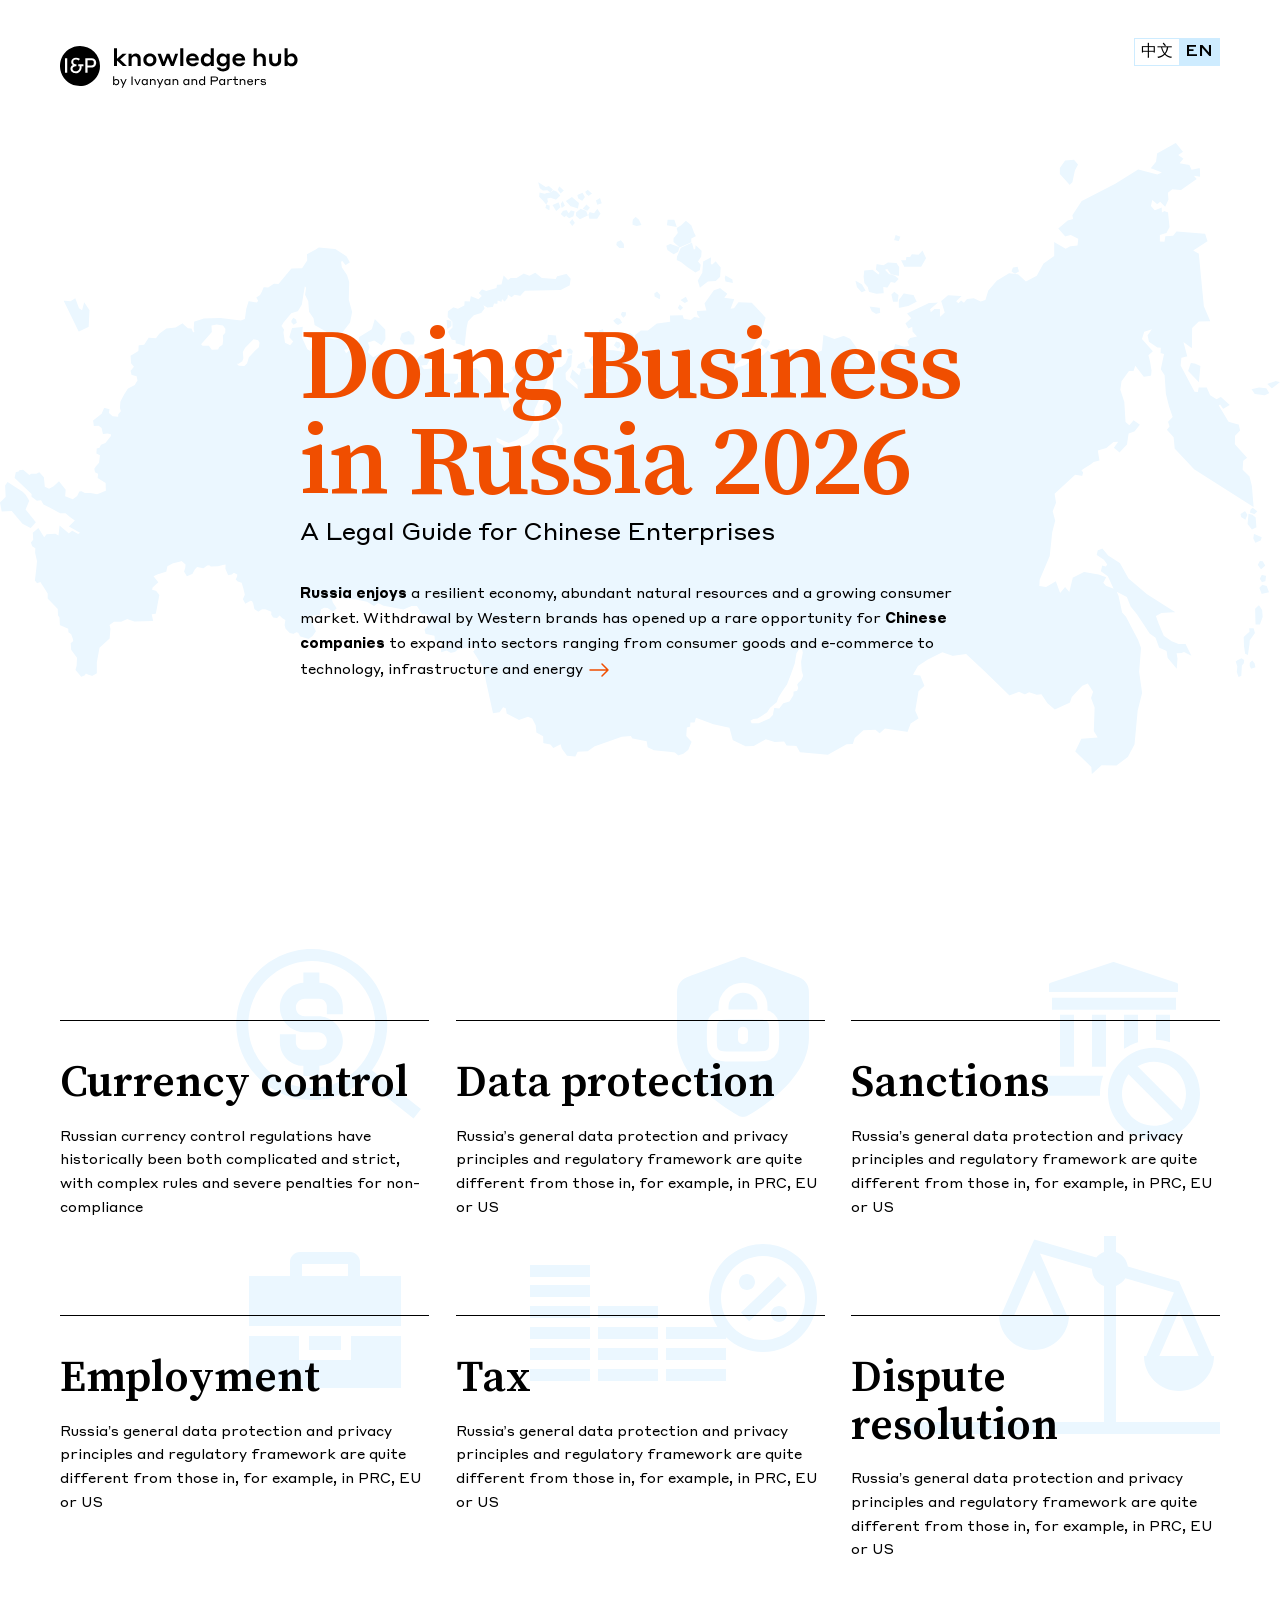
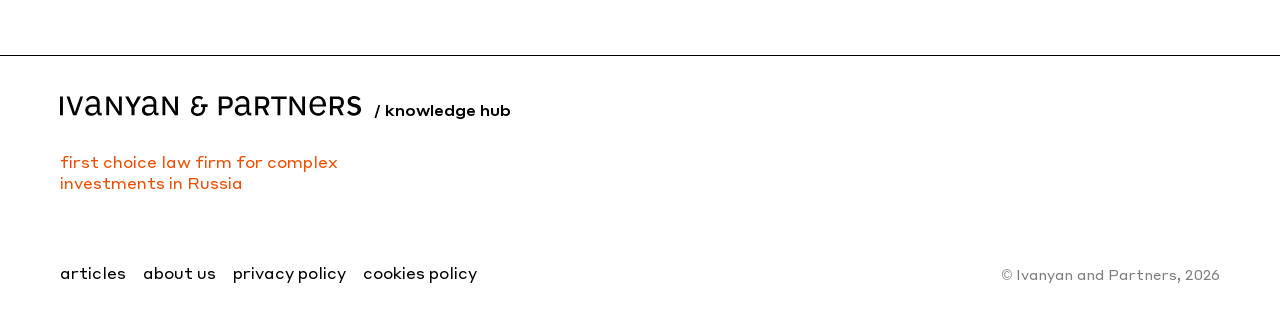
<file: index.html>
<!doctype html>
<html lang="en">
  <head>
    <meta charset="utf-8">
    <meta name="viewport" content="width=device-width, initial-scale=1">
    <meta name="description" content="Knowledge hub by Ivanyan and Partners">
    <title>Knowledge hub — Doing Business in Russia 2026</title>
    <link rel="stylesheet" href="css/style.css">
  </head>
  <body>
    <div class="site">
      <header class="site-header">
        <div class="site-header__inner">
          <a class="site-header__logo" href="index.html" aria-label="Knowledge hub home">
            <img src="assets/img/logo.svg" width="239" height="42" alt="Knowledge hub by Ivanyan and Partners">
          </a>
          <div class="language-switcher" role="group" aria-label="Language switcher">
            <a class="language-switcher__item" href="index-zh.html" lang="zh-CN" hreflang="zh-CN">中文</a>
            <span class="language-switcher__item language-switcher__item--active" lang="en" aria-current="page">EN</span>
          </div>
        </div>
      </header>

      <main>
        <section class="main-banner" aria-labelledby="main-banner-title">
          <img class="main-banner__map" src="assets/img/russia-map-banner.svg" alt="" aria-hidden="true">
          <a class="main-banner__link" href="article.html">
            <h1 class="main-banner__title" id="main-banner-title">Doing Business<br>in Russia 2026</h1>
            <p class="main-banner__subtitle">A Legal Guide for Chinese Enterprises</p>
            <p class="main-banner__description main-banner__description--desktop"><strong>Russia enjoys</strong> a resilient economy, abundant natural resources and a growing consumer market. Withdrawal by Western brands has opened up a rare opportunity for <strong>Chinese companies</strong> to expand into sectors ranging from consumer goods and e-commerce to technology, infrastructure and energy<span class="arrow-link" aria-hidden="true"><img class="arrow-link__icon" src="assets/img/read-more.svg" width="24" height="24" alt=""></span></p>
            <p class="main-banner__description main-banner__description--mobile">A general overview of the key legal considerations for Chinese companies dealing with Russia and (or) doing business in the country <span class="arrow-link" aria-hidden="true"><img class="arrow-link__icon" src="assets/img/read-more.svg" width="24" height="24" alt=""></span></p>
          </a>
        </section>

        <section class="articles-preview" id="articles" aria-label="Articles">
          <a class="article-card" href="currency-control.html">
            <img class="article-card__icon" src="assets/img/preview-currency.svg" alt="">
            <div class="article-card__body">
              <h2 class="article-card__title">Currency control</h2>
              <p class="article-card__description">Russian currency control regulations have historically been both complicated and strict, with complex rules and severe penalties for non-compliance<span class="article-card__arrow arrow-link" aria-hidden="true"><img class="arrow-link__icon" src="assets/img/read-more.svg" width="24" height="24" alt=""></span></p>
            </div>
          </a>

          <a class="article-card" href="currency-control.html#data-protection">
            <img class="article-card__icon" src="assets/img/preview-data.svg" alt="">
            <div class="article-card__body">
              <h2 class="article-card__title">Data protection</h2>
              <p class="article-card__description">Russia’s general data protection and privacy principles and regulatory framework are quite different from those in, for example, in PRC, EU or US<span class="article-card__arrow arrow-link" aria-hidden="true"><img class="arrow-link__icon" src="assets/img/read-more.svg" width="24" height="24" alt=""></span></p>
            </div>
          </a>

          <a class="article-card" href="currency-control.html#sanctions">
            <img class="article-card__icon" src="assets/img/preview-sanctions.svg" alt="">
            <div class="article-card__body">
              <h2 class="article-card__title">Sanctions</h2>
              <p class="article-card__description">Russia’s general data protection and privacy principles and regulatory framework are quite different from those in, for example, in PRC, EU or US<span class="article-card__arrow arrow-link" aria-hidden="true"><img class="arrow-link__icon" src="assets/img/read-more.svg" width="24" height="24" alt=""></span></p>
            </div>
          </a>

          <a class="article-card" href="currency-control.html#employment">
            <img class="article-card__icon" src="assets/img/preview-employment.svg" alt="">
            <div class="article-card__body">
              <h2 class="article-card__title">Employment</h2>
              <p class="article-card__description">Russia’s general data protection and privacy principles and regulatory framework are quite different from those in, for example, in PRC, EU or US<span class="article-card__arrow arrow-link" aria-hidden="true"><img class="arrow-link__icon" src="assets/img/read-more.svg" width="24" height="24" alt=""></span></p>
            </div>
          </a>

          <a class="article-card" href="currency-control.html#tax">
            <img class="article-card__icon" src="assets/img/preview-tax.svg" alt="">
            <div class="article-card__body">
              <h2 class="article-card__title">Tax</h2>
              <p class="article-card__description">Russia’s general data protection and privacy principles and regulatory framework are quite different from those in, for example, in PRC, EU or US<span class="article-card__arrow arrow-link" aria-hidden="true"><img class="arrow-link__icon" src="assets/img/read-more.svg" width="24" height="24" alt=""></span></p>
            </div>
          </a>

          <a class="article-card" href="currency-control.html#dispute-resolution">
            <img class="article-card__icon" src="assets/img/preview-dispute.svg" alt="">
            <div class="article-card__body">
              <h2 class="article-card__title">Dispute resolution</h2>
              <p class="article-card__description">Russia’s general data protection and privacy principles and regulatory framework are quite different from those in, for example, in PRC, EU or US<span class="article-card__arrow arrow-link" aria-hidden="true"><img class="arrow-link__icon" src="assets/img/read-more.svg" width="24" height="24" alt=""></span></p>
            </div>
          </a>
        </section>
      </main>

      <footer class="site-footer" id="about">
        <div class="site-footer__inner">
          <div class="site-footer__brand">
            <p class="site-footer__title"><img class="site-footer__logo" src="assets/img/footer-logo.svg" width="302" height="20" alt="Ivanyan &amp; Partners"><span>/ knowledge hub</span></p>
            <p class="site-footer__tagline">first choice law firm for complex investments in Russia</p>
          </div>
          <nav class="site-footer__nav" aria-label="Footer navigation">
            <a class="site-footer__link" href="#articles">articles</a>
            <a class="site-footer__link" href="https://ivanyan.partners/en/">about us</a>
            <a class="site-footer__link" href="#">privacy policy</a>
            <a class="site-footer__link" href="#">cookies policy</a>
          </nav>
          <p class="site-footer__copyright">© Ivanyan and Partners, 2026</p>
        </div>
      </footer>
    </div>
  </body>
</html>
</file>
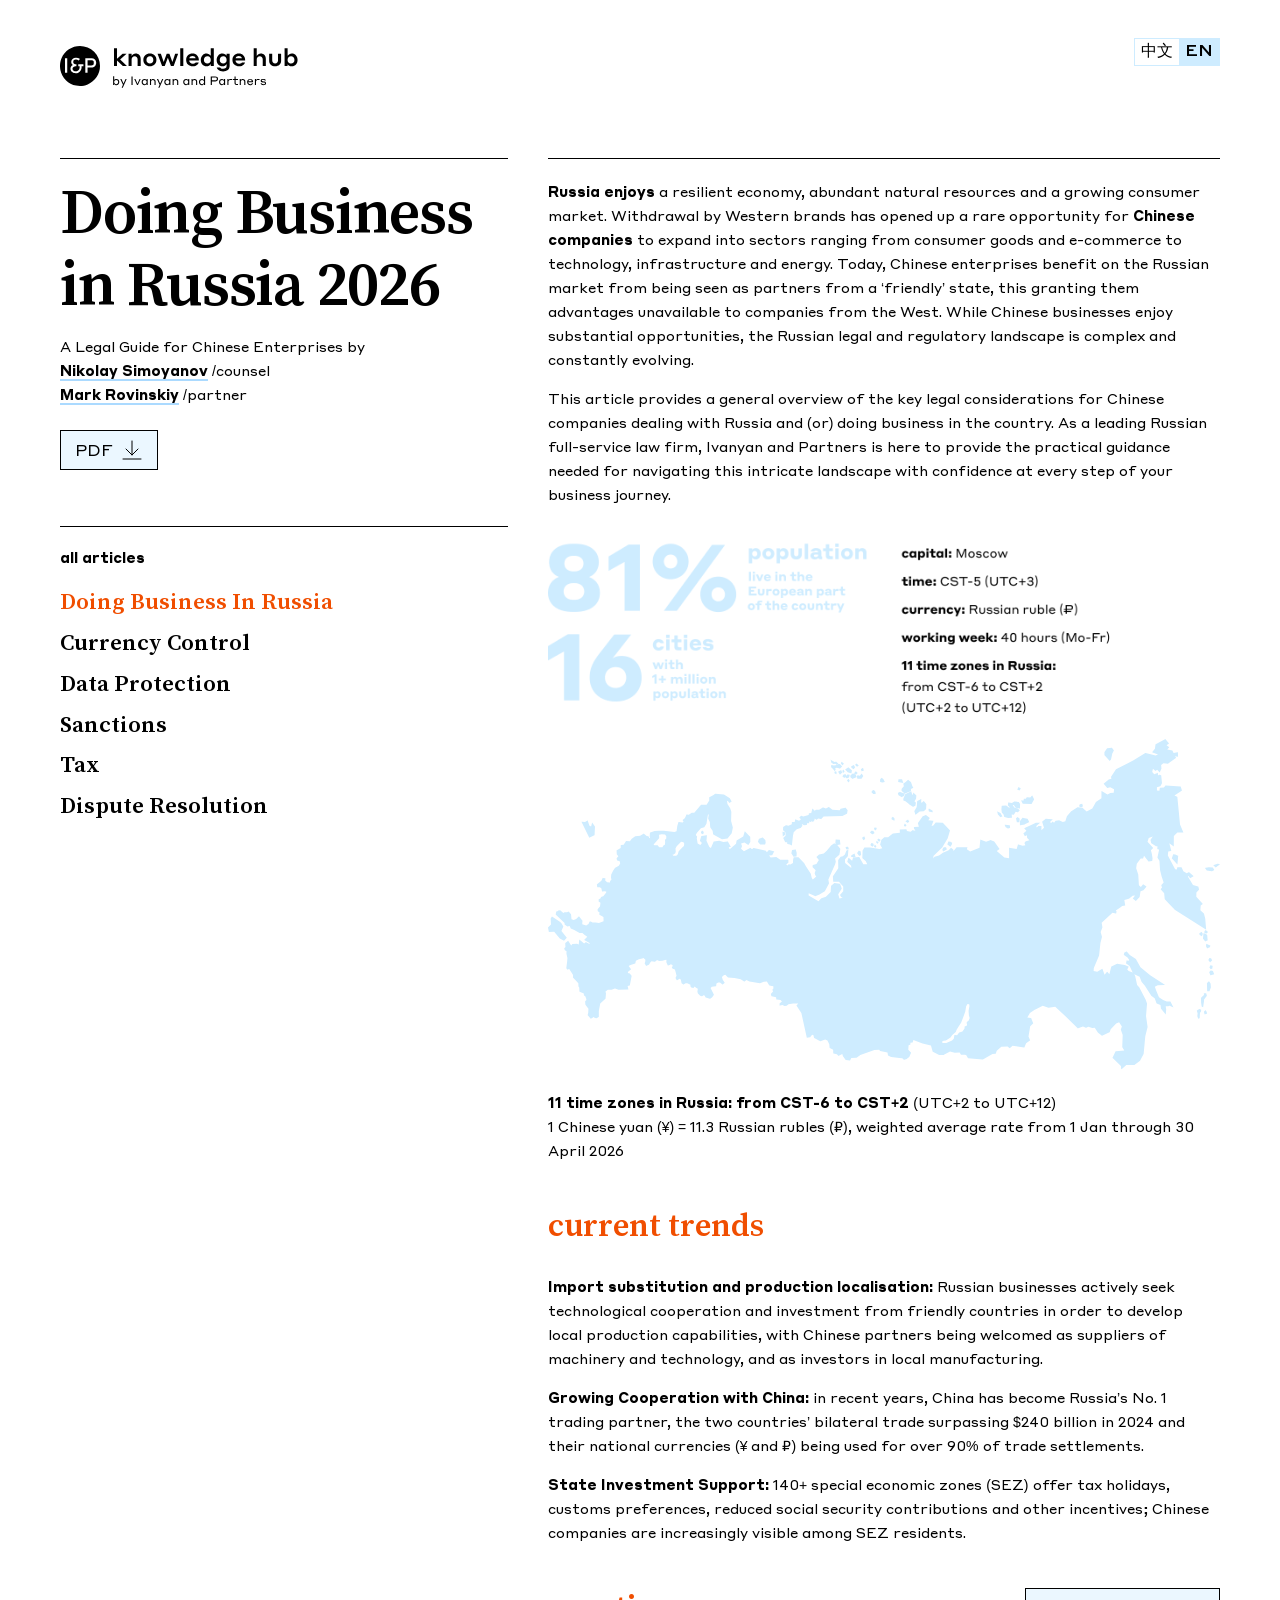
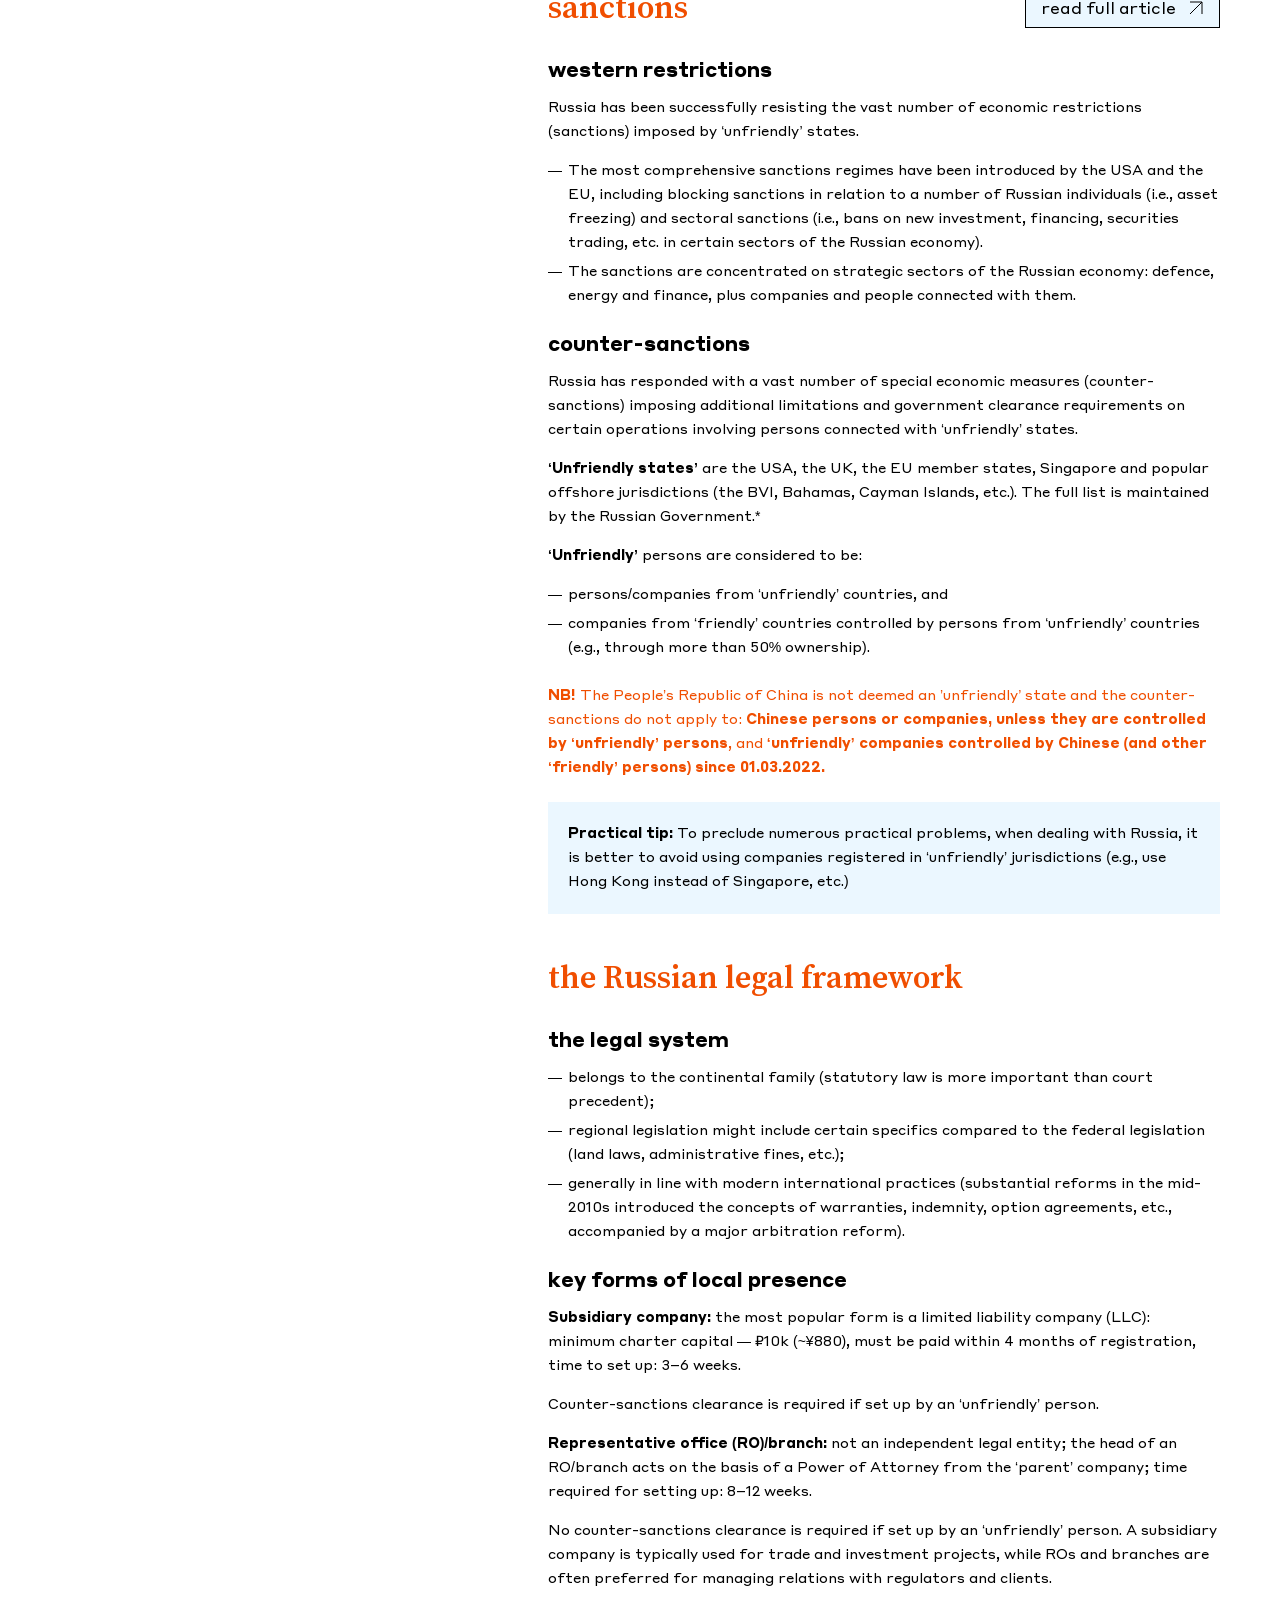
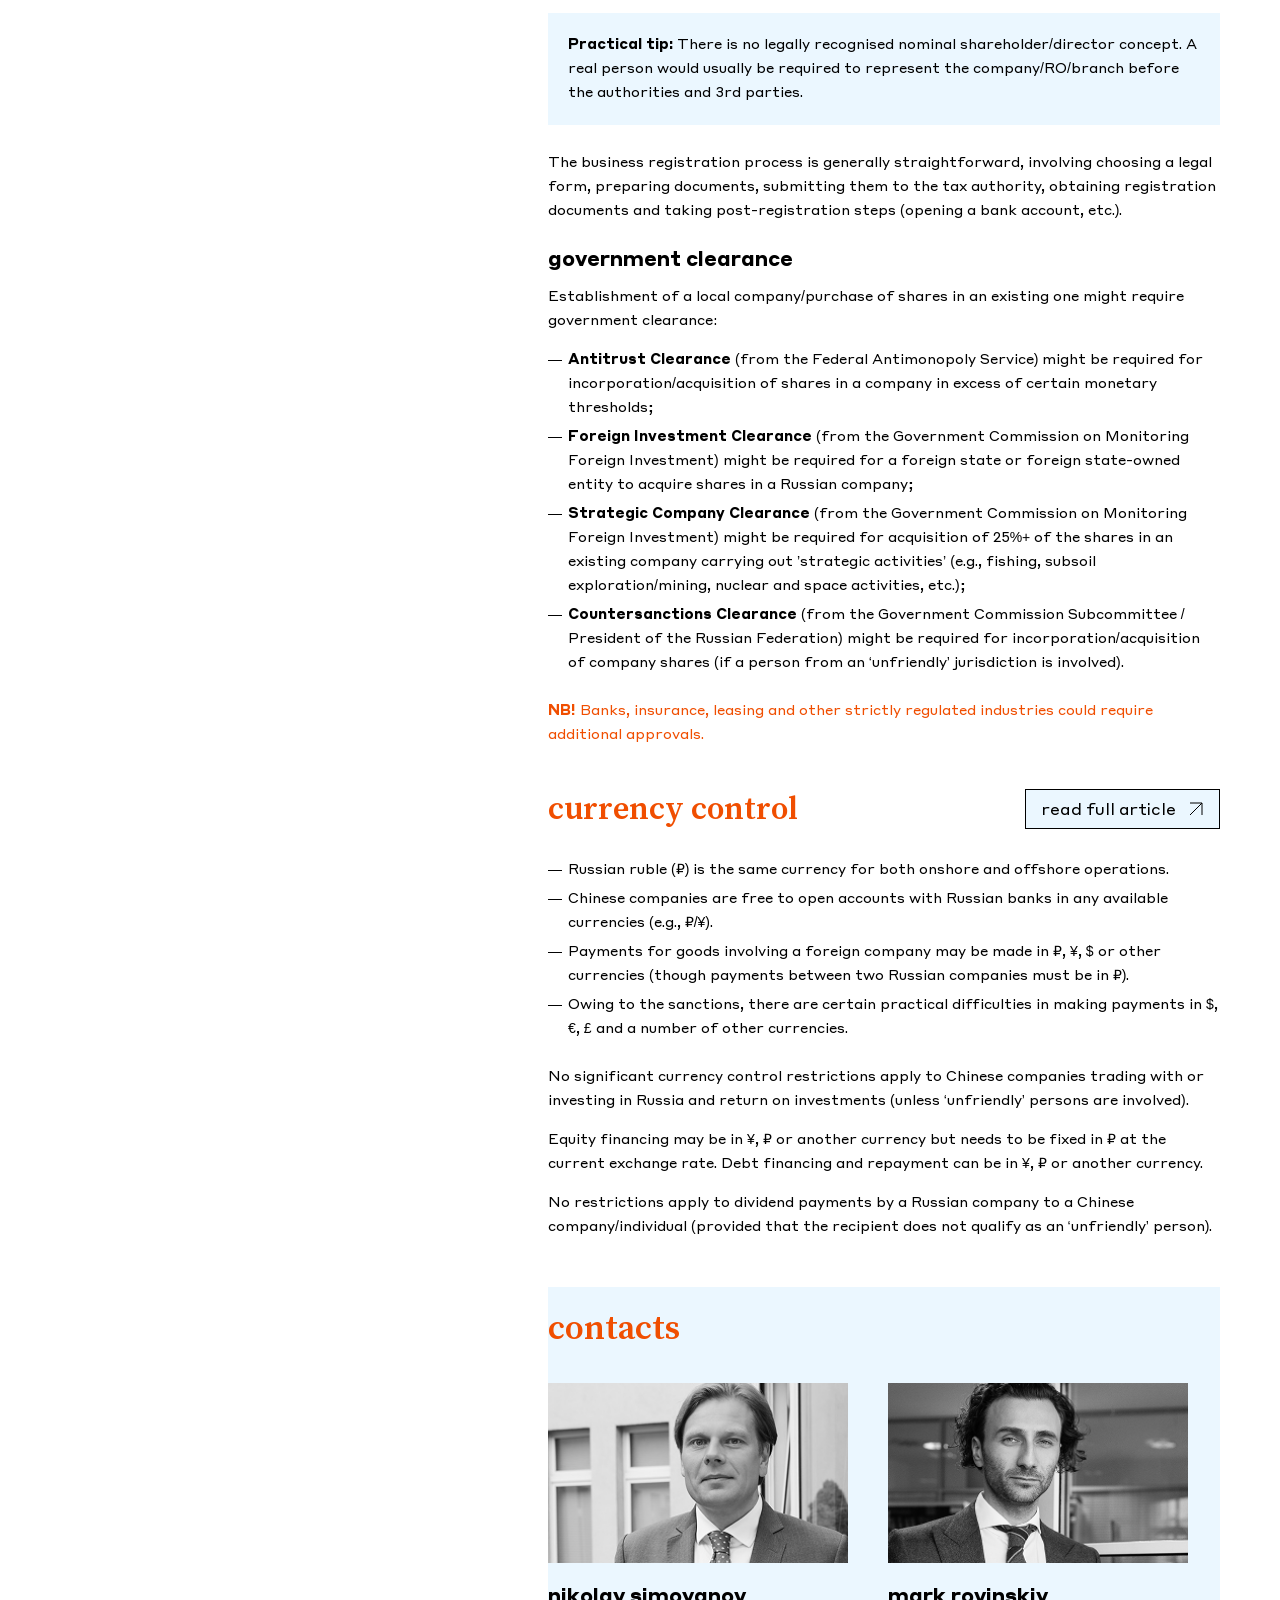
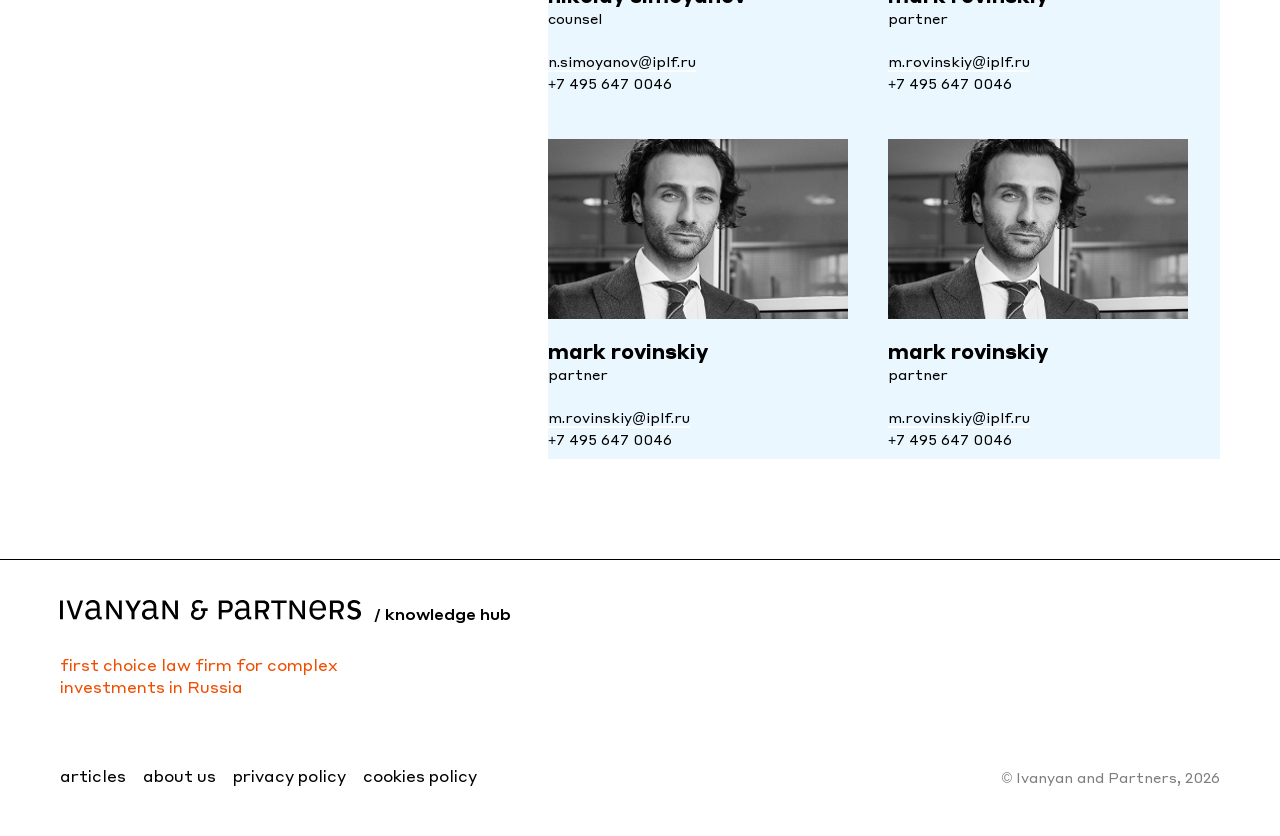
<file: article.html>
<!doctype html>
<html lang="en">
  <head>
    <meta charset="utf-8">
    <meta name="viewport" content="width=device-width, initial-scale=1">
    <meta name="description" content="Doing Business in Russia 2026 — a legal guide for Chinese enterprises">
    <title>Doing Business in Russia 2026 — Knowledge hub</title>
    <link rel="stylesheet" href="css/style.css">
    <script src="js/article-menu.js" defer></script>
  </head>
  <body>
    <div class="site">
      <header class="site-header">
        <div class="site-header__inner">
          <a class="site-header__logo" href="index.html" aria-label="Knowledge hub home">
            <img src="assets/img/logo.svg" width="239" height="42" alt="Knowledge hub by Ivanyan and Partners">
          </a>
          <div class="language-switcher" role="group" aria-label="Language switcher">
            <a class="language-switcher__item" href="index-zh.html" lang="zh-CN" hreflang="zh-CN">中文</a>
            <span class="language-switcher__item language-switcher__item--active" lang="en" aria-current="page">EN</span>
          </div>
        </div>
      </header>

      <main>
        <div class="article-layout">
        <button class="article-menu-backdrop" type="button" aria-label="Close article menu" data-article-menu-backdrop hidden></button>
        <aside class="article-sidebar">
          <button class="article-menu-toggle" type="button" aria-controls="article-menu" aria-expanded="false" data-article-menu-toggle>
            <span class="article-menu-toggle__line"></span>
            <span class="article-menu-toggle__line"></span>
            <span class="article-menu-toggle__line"></span>
            <span class="visually-hidden">Open article menu</span>
          </button>
          <h1 class="article-sidebar__title">Doing Business<br>in Russia 2026</h1>
          <p class="article-sidebar__meta">A Legal Guide for Chinese Enterprises by<br><a class="article-sidebar__author" href="#contacts">Nikolay Simoyanov</a> /counsel<br><a class="article-sidebar__author" href="#contacts">Mark Rovinskiy</a> /partner</p>
          <a class="article-sidebar__pdf" href="#">PDF</a>

          <nav class="article-menu" id="article-menu" aria-label="Article navigation" data-article-menu>
            <button class="article-menu__close" type="button" aria-label="Close article menu" data-article-menu-close>
              <img class="article-menu__close-icon" src="assets/img/close.svg" width="21" height="21" alt="" aria-hidden="true">
            </button>
            <p class="article-menu__title">
              <span class="article-menu__title-desktop">all articles</span>
              <span class="article-menu__title-mobile">articles</span>
            </p>
            <ul class="article-menu__list">
              <li class="article-menu__item"><a class="article-menu__link article-menu__link--active" href="article.html">Doing Business In Russia</a></li>
              <li class="article-menu__item"><a class="article-menu__link" href="currency-control.html">Currency Control</a></li>
              <li class="article-menu__item"><a class="article-menu__link" href="#data-protection">Data Protection</a></li>
              <li class="article-menu__item"><a class="article-menu__link" href="#sanctions">Sanctions</a></li>
              <li class="article-menu__item"><a class="article-menu__link" href="#tax">Tax</a></li>
              <li class="article-menu__item"><a class="article-menu__link" href="#dispute-resolution">Dispute Resolution</a></li>
            </ul>
            <div class="article-menu__switch">
              <p class="article-menu__switch-title">switch to</p>
              <a class="article-menu__switch-link" href="https://ivanyan.partners/en/">Ivanyan and Partners (Russia)</a>
            </div>
          </nav>
        </aside>

        <div class="article-content">
          <div class="text-style">
            <p><strong>Russia enjoys</strong> a resilient economy, abundant natural resources and a growing consumer market. Withdrawal by Western brands has opened up a rare opportunity for <strong>Chinese companies</strong> to expand into sectors ranging from consumer goods and e-commerce to technology, infrastructure and energy. Today, Chinese enterprises benefit on the Russian market from being seen as partners from a ‘friendly’ state, this granting them advantages unavailable to companies from the West. While Chinese businesses enjoy substantial opportunities, the Russian legal and regulatory landscape is complex and constantly evolving.</p>

            <p>This article provides a general overview of the key legal considerations for Chinese companies dealing with Russia and (or) doing business in the country. As a leading Russian full-service law firm, Ivanyan and Partners is here to provide the practical guidance needed for navigating this intricate landscape with confidence at every step of your business journey.</p>


            <img src="assets/img/width-map.png"  alt="Map of Russia">
            <img src="assets/img/russia-map.svg"  alt="Map of Russia">
            <p><strong>11 time zones in Russia: from CST-6 to CST+2</strong> (UTC+2 to UTC+12)<br>1 Chinese yuan (¥) = 11.3 Russian rubles (₽), weighted average rate from 1 Jan through 30 April 2026</p>

            <h2>current trends</h2>
            <p><strong>Import substitution and production localisation:</strong> Russian businesses actively seek technological cooperation and investment from friendly countries in order to develop local production capabilities, with Chinese partners being welcomed as suppliers of machinery and technology, and as investors in local manufacturing.</p>
            <p><strong>Growing Cooperation with China:</strong> in recent years, China has become Russia’s No. 1 trading partner, the two countries’ bilateral trade surpassing $240 billion in 2024 and their national currencies (¥ and ₽) being used for over 90% of trade settlements.</p>
            <p><strong>State Investment Support:</strong> 140+ special economic zones (SEZ) offer tax holidays, customs preferences, reduced social security contributions and other incentives; Chinese companies are increasingly visible among SEZ residents.</p>

            <h2 id="sanctions">sanctions <a class="text-style__read-more" href="#">read full article <img class="text-style__read-more-icon" src="assets/img/arrow.svg" width="18" height="18" alt=""></a></h2>
            <h3>western restrictions</h3>
            <p>Russia has been successfully resisting the vast number of economic restrictions (sanctions) imposed by ‘unfriendly’ states.</p>
            <ul>
              <li>The most comprehensive sanctions regimes have been introduced by the USA and the EU, including blocking sanctions in relation to a number of Russian individuals (i.e., asset freezing) and sectoral sanctions (i.e., bans on new investment, financing, securities trading, etc. in certain sectors of the Russian economy).</li>
              <li>The sanctions are concentrated on strategic sectors of the Russian economy: defence, energy and finance, plus companies and people connected with them.</li>
            </ul>

            <h3>counter-sanctions</h3>
            <p>Russia has responded with a vast number of special economic measures (counter-sanctions) imposing additional limitations and government clearance requirements on certain operations involving persons connected with ‘unfriendly’ states.</p>
            <p><b>‘Unfriendly states’</b> are the USA, the UK, the EU member states, Singapore and popular offshore jurisdictions (the BVI, Bahamas, Cayman Islands, etc.). The full list is maintained by the Russian Government.*</p>
            <p><b>‘Unfriendly’</b> persons are considered to be:</p>
            <ul>
              <li>persons/companies from ‘unfriendly’ countries, and</li>
              <li>companies from ‘friendly’ countries controlled by persons from ‘unfriendly’ countries (e.g., through more than 50% ownership).</li>
            </ul>
            <p style="color:#F04E00"><strong>NB!</strong> The People’s Republic of China is not deemed an ’unfriendly’ state and the counter-sanctions do not apply to: <b>Chinese persons or companies, unless they are controlled by ‘unfriendly’ persons</b>, and <b>‘unfriendly’ companies controlled by Chinese (and other ‘friendly’ persons) since 01.03.2022.</b></p>
            <div class="quote">
              <p><strong>Practical tip:</strong> To preclude numerous practical problems, when dealing with Russia, it is better to avoid using companies registered in ‘unfriendly’ jurisdictions (e.g., use Hong Kong instead of Singapore, etc.)</p>
            </div>

            <h2>the Russian legal framework</h2>
            <h3>the legal system</h3>
            <ul>
              <li>belongs to the continental family (statutory law is more important than court precedent);</li>
              <li>regional legislation might include certain specifics compared to the federal legislation (land laws, administrative fines, etc.);</li>
              <li>generally in line with modern international practices (substantial reforms in the mid-2010s introduced the concepts of warranties, indemnity, option agreements, etc., accompanied by a major arbitration reform).</li>
            </ul>

            <h3>key forms of local presence</h3>
            <p><strong>Subsidiary company:</strong> the most popular form is a limited liability company (LLC): minimum charter capital — ₽10k (~¥880), must be paid within 4 months of registration, time to set up: 3–6 weeks.</p>
            <p>Counter-sanctions clearance is required if set up by an ‘unfriendly’ person.</p>
            <p><strong>Representative office (RO)/branch:</strong> not an independent legal entity; the head of an RO/branch acts on the basis of a Power of Attorney from the ‘parent’ company; time required for setting up: 8–12 weeks.</p>
            <p>No counter-sanctions clearance is required if set up by an ‘unfriendly’ person. A subsidiary company is typically used for trade and investment projects, while ROs and branches are often preferred for managing relations with regulators and clients.</p>
            <div class="quote">
              <p><strong>Practical tip:</strong> There is no legally recognised nominal shareholder/director concept. A real person would usually be required to represent the company/RO/branch before the authorities and 3rd parties.</p>
            </div>
            <p>The business registration process is generally straightforward, involving choosing a legal form, preparing documents, submitting them to the tax authority, obtaining registration documents and taking post-registration steps (opening a bank account, etc.).</p>

            <h3>government clearance</h3>
            <p>Establishment of a local company/purchase of shares in an existing one might require government clearance:</p>
            <ul>
              <li><strong>Antitrust Clearance</strong> (from the Federal Antimonopoly Service) might be required for incorporation/acquisition of shares in a company in excess of certain monetary thresholds;</li>
              <li><strong>Foreign Investment Clearance</strong> (from the Government Commission on Monitoring Foreign Investment) might be required for a foreign state or foreign state-owned entity to acquire shares in a Russian company;</li>
              <li><strong>Strategic Company Clearance</strong> (from the Government Commission on Monitoring Foreign Investment) might be required for acquisition of 25%+ of the shares in an existing company carrying out ’strategic activities’ (e.g., fishing, subsoil exploration/mining, nuclear and space activities, etc.);</li>
              <li><strong>Countersanctions Clearance</strong> (from the Government Commission Subcommittee / President of the Russian Federation) might be required for incorporation/acquisition of company shares (if a person from an ‘unfriendly’ jurisdiction is involved).</li>
            </ul>
            <p style="color:#F04E00"><strong>NB!</strong> Banks, insurance, leasing and other strictly regulated industries could require additional approvals.</p>

            <h2 id="currency-control">currency control <a class="text-style__read-more" href="currency-control.html">read full article <img class="text-style__read-more-icon" src="assets/img/arrow.svg" width="18" height="18" alt=""></a></h2>
            <ul>
              <li>Russian ruble (₽) is the same currency for both onshore and offshore operations.</li>
              <li>Chinese companies are free to open accounts with Russian banks in any available currencies (e.g., ₽/¥).</li>
              <li>Payments for goods involving a foreign company may be made in ₽, ¥, $ or other currencies (though payments between two Russian companies must be in ₽).</li>
              <li>Owing to the sanctions, there are certain practical difficulties in making payments in $, €, £ and a number of other currencies.</li>
            </ul>
            <p>No significant currency control restrictions apply to Chinese companies trading with or investing in Russia and return on investments (unless ‘unfriendly’ persons are involved).</p>
            <p>Equity financing may be in ¥, ₽ or another currency but needs to be fixed in ₽ at the current exchange rate. Debt financing and repayment can be in ¥, ₽ or another currency.</p>
            <p>No restrictions apply to dividend payments by a Russian company to a Chinese company/individual (provided that the recipient does not qualify as an ‘unfriendly’ person).</p>

          </div>
		  <a class="article-sidebar__pdf on_mobile" href="#">PDF</a>
          <section class="article-contacts" id="contacts">
            <h2 class="article-contacts__title">contacts</h2>
            <div class="article-contacts__grid">
              <article class="article-contacts__card">
                <a class="article-contacts__photo-frame" href="#"><img class="article-contacts__photo" src="assets/img/nikolay-simoyanov.png" width="1212" height="1238" alt="Nikolay Simoyanov"></a>
                <h3 class="article-contacts__name">nikolay simoyanov</h3>
                <p class="article-contacts__role">counsel</p>
                <p class="article-contacts__details"><a href="mailto:n.simoyanov@iplf.ru">n.simoyanov@iplf.ru</a><br><a href="tel:+74956470046">+7 495 647 0046</a></p>
              </article>
              <article class="article-contacts__card">
                <a class="article-contacts__photo-frame" href="#"><img class="article-contacts__photo" src="assets/img/mark-rovinskiy.jpg" width="4096" height="2731" alt="Mark Rovinskiy"></a>
                <h3 class="article-contacts__name">mark rovinskiy</h3>
                <p class="article-contacts__role">partner</p>
                <p class="article-contacts__details"><a href="mailto:m.rovinskiy@iplf.ru">m.rovinskiy@iplf.ru</a><br><a href="tel:+74956470046">+7 495 647 0046</a></p>
              </article>
              <article class="article-contacts__card">
                <a class="article-contacts__photo-frame" href="#"><img class="article-contacts__photo" src="assets/img/mark-rovinskiy.jpg" width="4096" height="2731" alt="Mark Rovinskiy"></a>
                <h3 class="article-contacts__name">mark rovinskiy</h3>
                <p class="article-contacts__role">partner</p>
                <p class="article-contacts__details"><a href="mailto:m.rovinskiy@iplf.ru">m.rovinskiy@iplf.ru</a><br><a href="tel:+74956470046">+7 495 647 0046</a></p>
              </article>
              <article class="article-contacts__card">
                <a class="article-contacts__photo-frame" href="#"><img class="article-contacts__photo" src="assets/img/mark-rovinskiy.jpg" width="4096" height="2731" alt="Mark Rovinskiy"></a>
                <h3 class="article-contacts__name">mark rovinskiy</h3>
                <p class="article-contacts__role">partner</p>
                <p class="article-contacts__details"><a href="mailto:m.rovinskiy@iplf.ru">m.rovinskiy@iplf.ru</a><br><a href="tel:+74956470046">+7 495 647 0046</a></p>
              </article>
            </div>
          </section>
        </div>
        </div>
      </main>

      <footer class="site-footer">
        <div class="site-footer__inner">
          <div class="site-footer__brand">
            <p class="site-footer__title"><img class="site-footer__logo" src="assets/img/footer-logo.svg" width="302" height="20" alt="Ivanyan &amp; Partners"><span>/ knowledge hub</span></p>
            <p class="site-footer__tagline">first choice law firm for complex investments in Russia</p>
          </div>
          <nav class="site-footer__nav" aria-label="Footer navigation">
            <a class="site-footer__link" href="index.html#articles">articles</a>
            <a class="site-footer__link" href="https://ivanyan.partners/en/">about us</a>
            <a class="site-footer__link" href="#">privacy policy</a>
            <a class="site-footer__link" href="#">cookies policy</a>
          </nav>
          <p class="site-footer__copyright">© Ivanyan and Partners, 2026</p>
        </div>
      </footer>
    </div>
  </body>
</html>
</file>
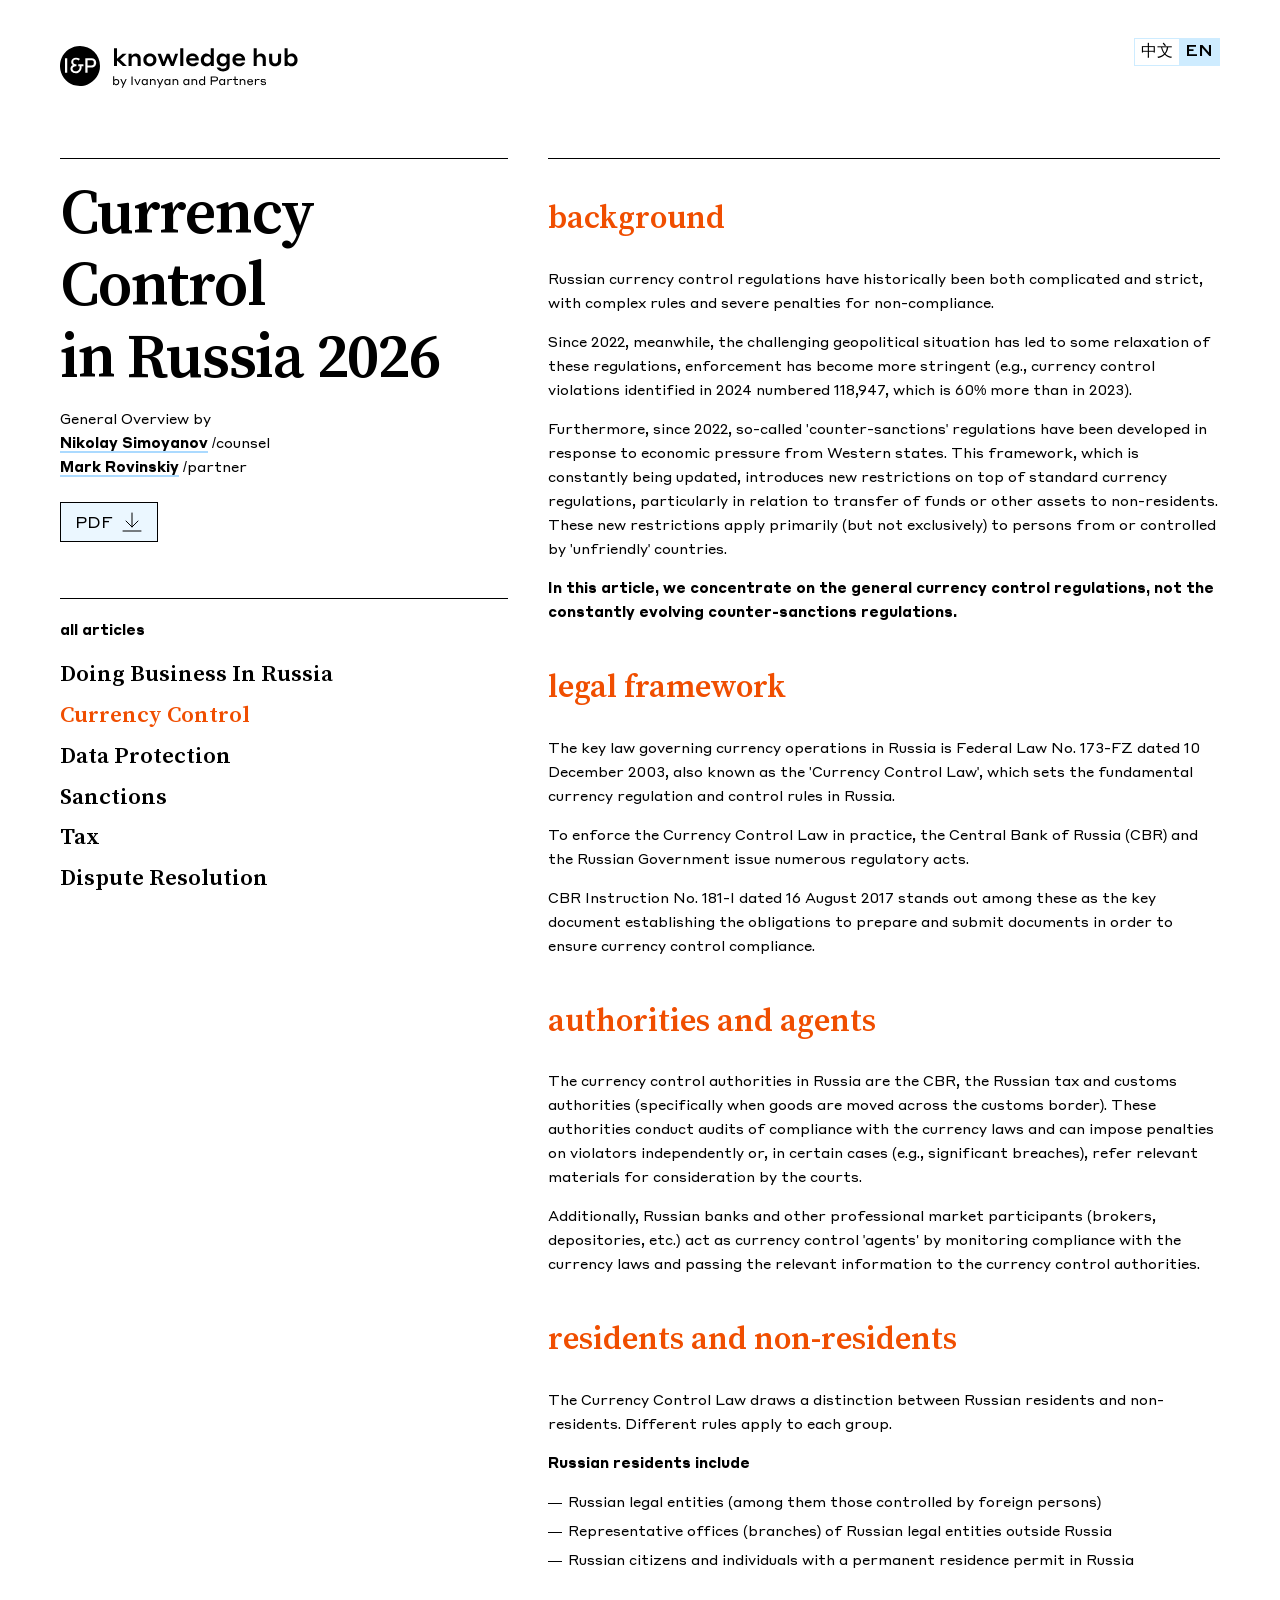
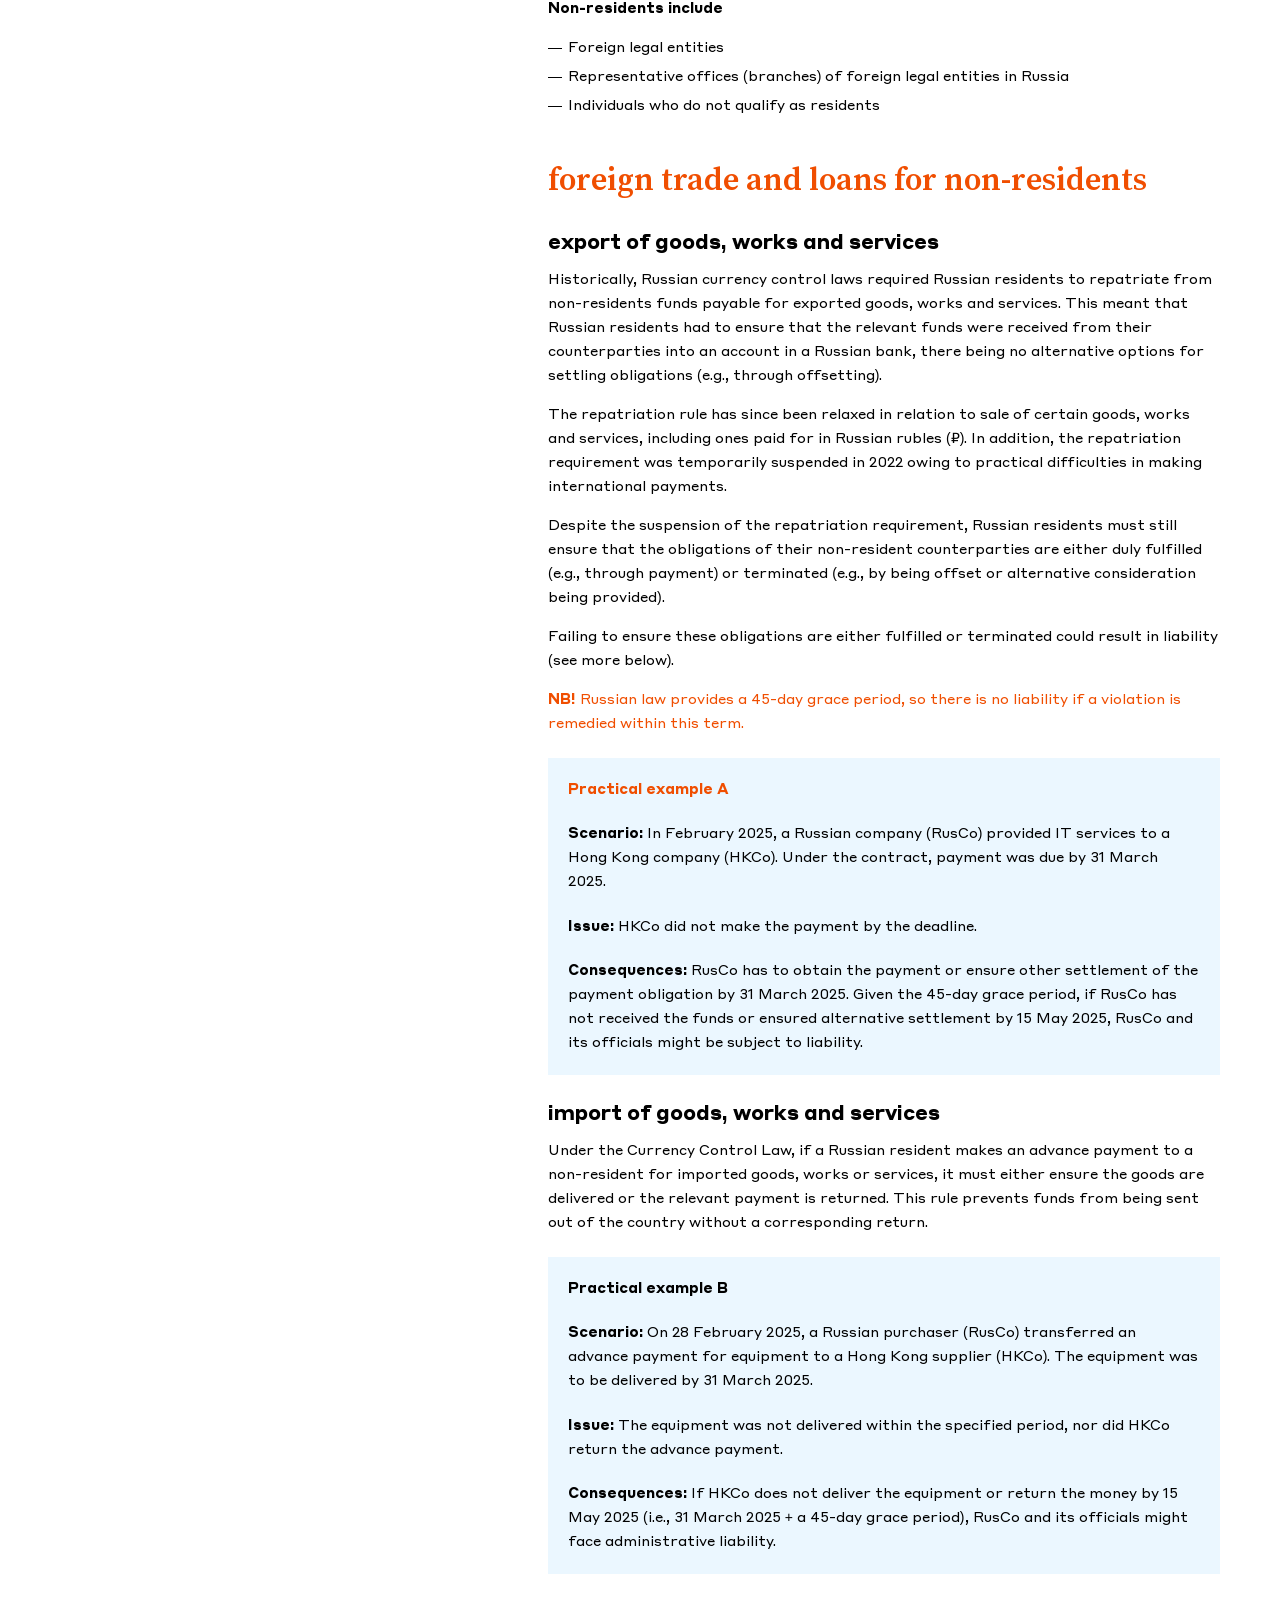
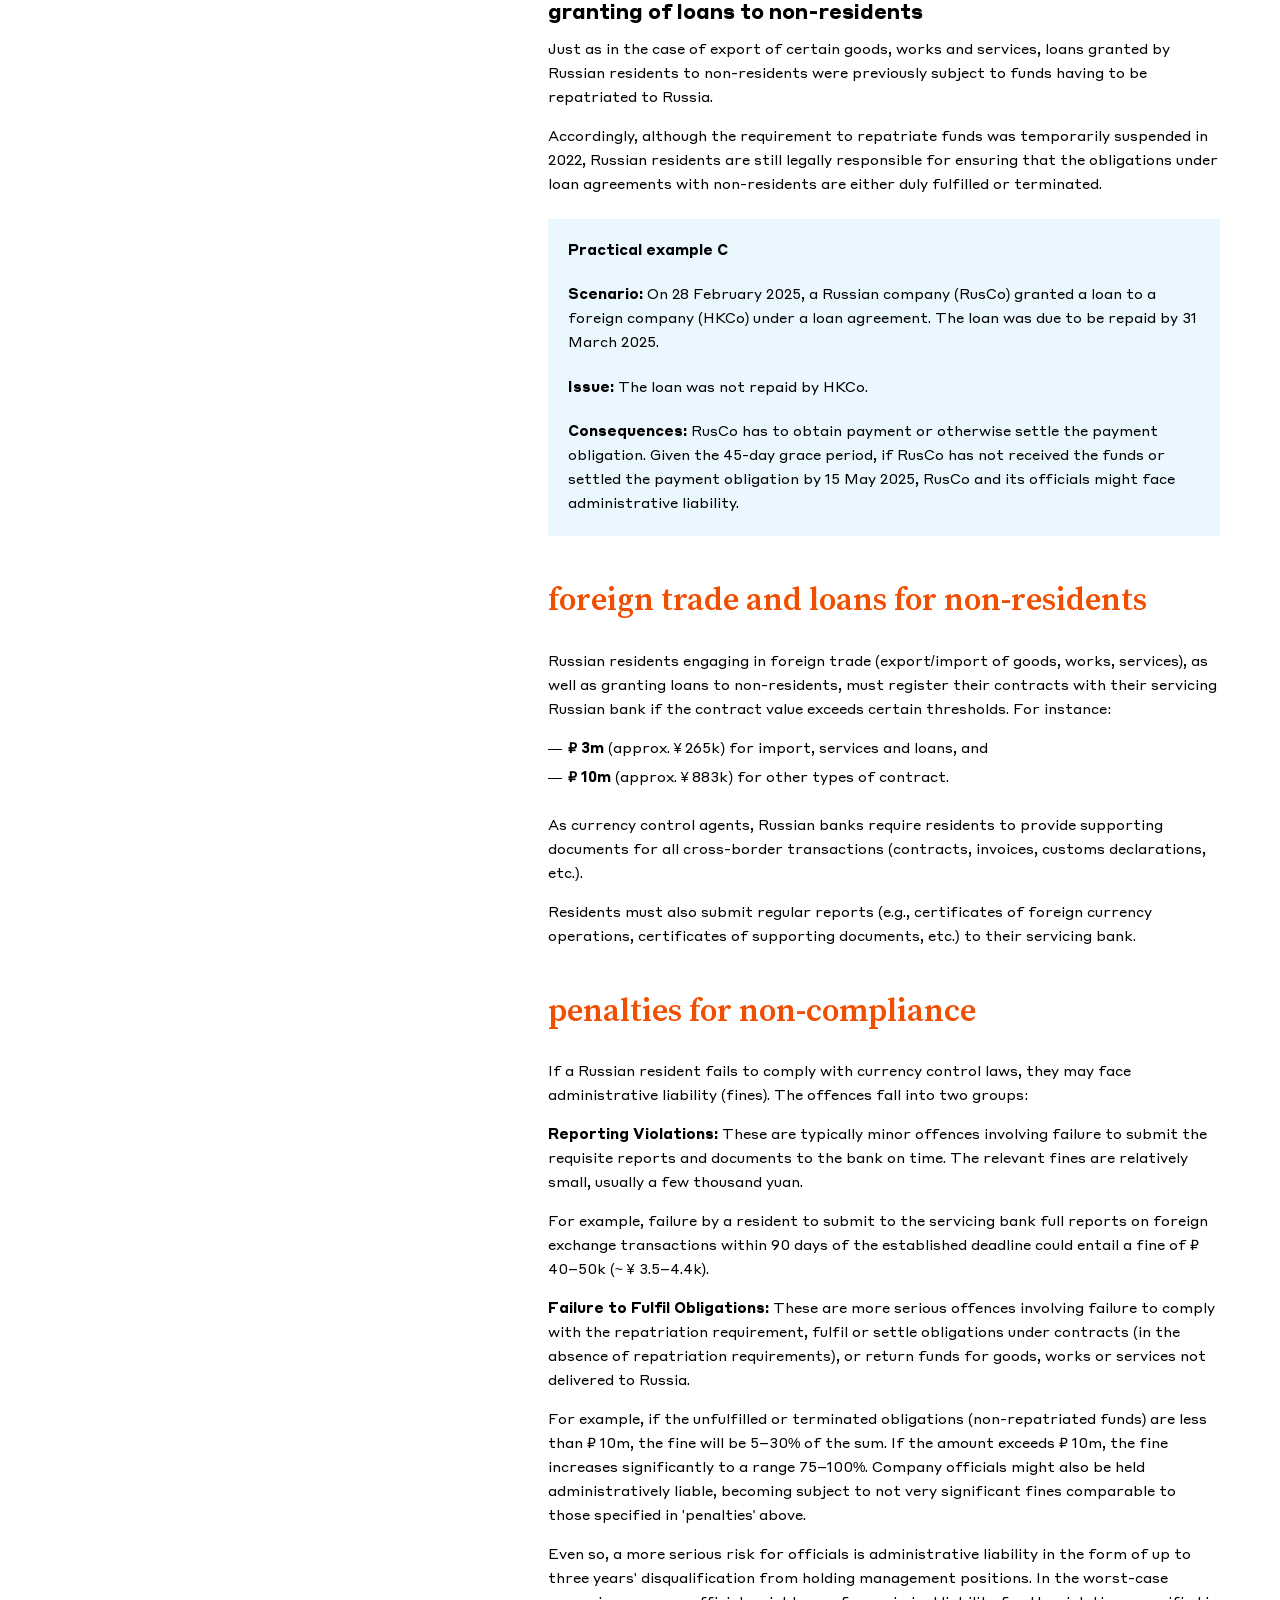
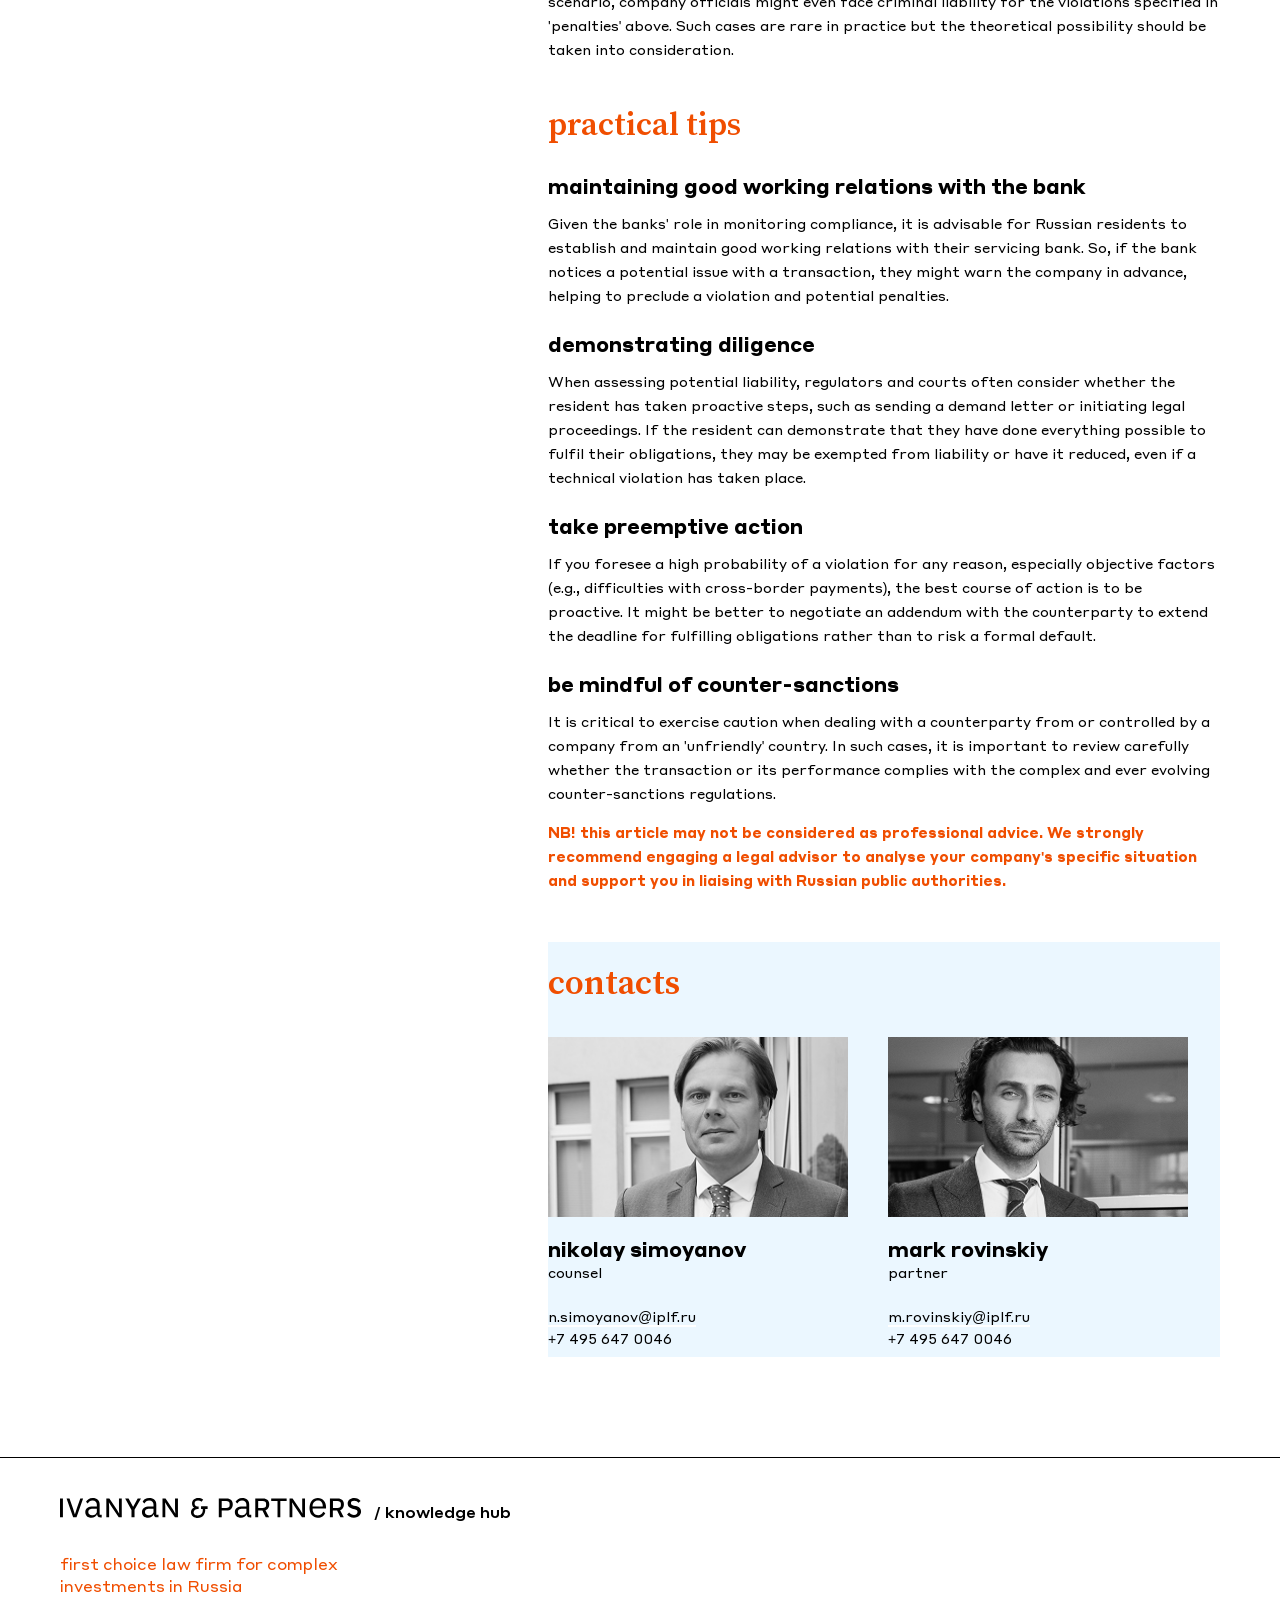
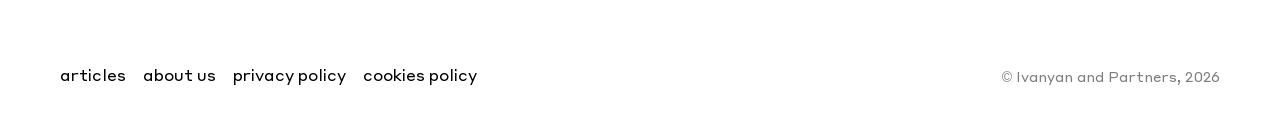
<file: currency-control.html>
<!doctype html>
<html lang="en">
  <head>
    <meta charset="utf-8">
    <meta name="viewport" content="width=device-width, initial-scale=1">
    <meta name="description" content="Currency Control in Russia 2026">
    <title>Currency Control in Russia 2026 — Knowledge hub</title>
    <link rel="stylesheet" href="css/style.css">
    <script src="js/article-menu.js" defer></script>
  </head>
  <body>
    <div class="site">
      <header class="site-header">
        <div class="site-header__inner">
          <a class="site-header__logo" href="index.html" aria-label="Knowledge hub home">
            <img src="assets/img/logo.svg" width="239" height="42" alt="Knowledge hub by Ivanyan and Partners">
          </a>
          <div class="language-switcher" role="group" aria-label="Language switcher">
            <a class="language-switcher__item" href="index-zh.html" lang="zh-CN" hreflang="zh-CN">中文</a>
            <span class="language-switcher__item language-switcher__item--active" lang="en" aria-current="page">EN</span>
          </div>
        </div>
      </header>

      <main>
        <div class="article-layout">
        <button class="article-menu-backdrop" type="button" aria-label="Close article menu" data-article-menu-backdrop hidden></button>
        <aside class="article-sidebar">
          <button class="article-menu-toggle" type="button" aria-controls="article-menu" aria-expanded="false" data-article-menu-toggle>
            <span class="article-menu-toggle__line"></span>
            <span class="article-menu-toggle__line"></span>
            <span class="article-menu-toggle__line"></span>
            <span class="visually-hidden">Open article menu</span>
          </button>
          <h1 class="article-sidebar__title">Currency Control<br>in Russia 2026</h1>
          <p class="article-sidebar__meta">General Overview by<br><a class="article-sidebar__author" href="#contacts">Nikolay Simoyanov</a> /counsel<br><a class="article-sidebar__author" href="#contacts">Mark Rovinskiy</a> /partner</p>
          <a class="article-sidebar__pdf" href="#">PDF</a>

          <nav class="article-menu" id="article-menu" aria-label="Article navigation" data-article-menu>
            <button class="article-menu__close" type="button" aria-label="Close article menu" data-article-menu-close>
              <img class="article-menu__close-icon" src="assets/img/close.svg" width="21" height="21" alt="" aria-hidden="true">
            </button>
            <p class="article-menu__title">
              <span class="article-menu__title-desktop">all articles</span>
              <span class="article-menu__title-mobile">articles</span>
            </p>
            <ul class="article-menu__list">
              <li class="article-menu__item"><a class="article-menu__link" href="article.html">Doing Business In Russia</a></li>
              <li class="article-menu__item"><a class="article-menu__link article-menu__link--active" href="currency-control.html">Currency Control</a></li>
              <li class="article-menu__item"><a class="article-menu__link" href="#data-protection">Data Protection</a></li>
              <li class="article-menu__item"><a class="article-menu__link" href="#sanctions">Sanctions</a></li>
              <li class="article-menu__item"><a class="article-menu__link" href="#tax">Tax</a></li>
              <li class="article-menu__item"><a class="article-menu__link" href="#dispute-resolution">Dispute Resolution</a></li>
            </ul>
            <div class="article-menu__switch">
              <p class="article-menu__switch-title">switch to</p>
              <a class="article-menu__switch-link" href="https://ivanyan.partners/en/">Ivanyan and Partners (Russia)</a>
            </div>
          </nav>
        </aside>

        <div class="article-content">
          <div class="text-style">
            <h2>background</h2>
            <p>Russian currency control regulations have historically been both complicated and strict, with complex rules and severe penalties for non-compliance.</p>
            <p>Since 2022, meanwhile, the challenging geopolitical situation has led to some relaxation of these regulations, enforcement has become more stringent (e.g., currency control violations identified in 2024 numbered 118,947, which is 60% more than in 2023).</p>
            <p>Furthermore, since 2022, so-called 'counter-sanctions' regulations have been developed in response to economic pressure from Western states. This framework, which is constantly being updated, introduces new restrictions on top of standard currency regulations, particularly in relation to transfer of funds or other assets to non-residents. These new restrictions apply primarily (but not exclusively) to persons from or controlled by 'unfriendly' countries.</p>
            <p><strong>In this article, we concentrate on the general currency control regulations, not the constantly evolving counter-sanctions regulations.</strong></p>

            <h2>legal framework</h2>
            <p>The key law governing currency operations in Russia is Federal Law No. 173-FZ dated 10 December 2003, also known as the 'Currency Control Law', which sets the fundamental currency regulation and control rules in Russia.</p>
            <p>To enforce the Currency Control Law in practice, the Central Bank of Russia (CBR) and the Russian Government issue numerous regulatory acts.</p>
            <p>CBR Instruction No. 181-I dated 16 August 2017 stands out among these as the key document establishing the obligations to prepare and submit documents in order to ensure currency control compliance.</p>

            <h2>authorities and agents</h2>
            <p>The currency control authorities in Russia are the CBR, the Russian tax and customs authorities (specifically when goods are moved across the customs border). These authorities conduct audits of compliance with the currency laws and can impose penalties on violators independently or, in certain cases (e.g., significant breaches), refer relevant materials for consideration by the courts.</p>
            <p>Additionally, Russian banks and other professional market participants (brokers, depositories, etc.) act as currency control 'agents' by monitoring compliance with the currency laws and passing the relevant information to the currency control authorities.</p>

            <h2>residents and non-residents</h2>
            <p>The Currency Control Law draws a distinction between Russian residents and non-residents. Different rules apply to each group.</p>
            <p><strong>Russian residents include</strong></p>
            <ul>
              <li>Russian legal entities (among them those controlled by foreign persons)</li>
              <li>Representative offices (branches) of Russian legal entities outside Russia</li>
              <li>Russian citizens and individuals with a permanent residence permit in Russia</li>
            </ul>
            <p><strong>Non-residents include</strong></p>
            <ul>
              <li>Foreign legal entities</li>
              <li>Representative offices (branches) of foreign legal entities in Russia</li>
              <li>Individuals who do not qualify as residents</li>
            </ul>

            <h2>foreign trade and loans for non-residents</h2>
            <h3>export of goods, works and services</h3>
            <p>Historically, Russian currency control laws required Russian residents to repatriate from non-residents funds payable for exported goods, works and services. This meant that Russian residents had to ensure that the relevant funds were received from their counterparties into an account in a Russian bank, there being no alternative options for settling obligations (e.g., through offsetting).</p>
            <p>The repatriation rule has since been relaxed in relation to sale of certain goods, works and services, including ones paid for in Russian rubles (₽). In addition, the repatriation requirement was temporarily suspended in 2022 owing to practical difficulties in making international payments.</p>
            <p>Despite the suspension of the repatriation requirement, Russian residents must still ensure that the obligations of their non-resident counterparties are either duly fulfilled (e.g., through payment) or terminated (e.g., by being offset or alternative consideration being provided).</p>
            <p>Failing to ensure these obligations are either fulfilled or terminated could result in liability (see more below).</p>
            <p style="color:#F04E00"><strong>NB!</strong> Russian law provides a 45-day grace period, so there is no liability if a violation is remedied within this term.</p>

            <div class="quote">
              <p><strong><span style="color:#F04E00">Practical example A</span></strong></p>
              <p><strong>Scenario:</strong> In February 2025, a Russian company (RusCo) provided IT services to a Hong Kong company (HKCo). Under the contract, payment was due by 31 March 2025.</p>
              <p><strong>Issue:</strong> HKCo did not make the payment by the deadline.</p>
              <p><strong>Consequences:</strong> RusCo has to obtain the payment or ensure other settlement of the payment obligation by 31 March 2025. Given the 45-day grace period, if RusCo has not received the funds or ensured alternative settlement by 15 May 2025, RusCo and its officials might be subject to liability.</p>
            </div>

            <h3>import of goods, works and services</h3>
            <p>Under the Currency Control Law, if a Russian resident makes an advance payment to a non-resident for imported goods, works or services, it must either ensure the goods are delivered or the relevant payment is returned. This rule prevents funds from being sent out of the country without a corresponding return.</p>

            <div class="quote">
              <p><strong>Practical example B</strong></p>
              <p><strong>Scenario:</strong> On 28 February 2025, a Russian purchaser (RusCo) transferred an advance payment for equipment to a Hong Kong supplier (HKCo). The equipment was to be delivered by 31 March 2025.</p>
              <p><strong>Issue:</strong> The equipment was not delivered within the specified period, nor did HKCo return the advance payment.</p>
              <p><strong>Consequences:</strong> If HKCo does not deliver the equipment or return the money by 15 May 2025 (i.e., 31 March 2025 + a 45-day grace period), RusCo and its officials might face administrative liability.</p>
            </div>

            <h3>granting of loans to non-residents</h3>
            <p>Just as in the case of export of certain goods, works and services, loans granted by Russian residents to non-residents were previously subject to funds having to be repatriated to Russia.</p>
            <p>Accordingly, although the requirement to repatriate funds was temporarily suspended in 2022, Russian residents are still legally responsible for ensuring that the obligations under loan agreements with non-residents are either duly fulfilled or terminated.</p>

            <div class="quote">
              <p><strong>Practical example C</strong></p>
              <p><strong>Scenario:</strong> On 28 February 2025, a Russian company (RusCo) granted a loan to a foreign company (HKCo) under a loan agreement. The loan was due to be repaid by 31 March 2025.</p>
              <p><strong>Issue:</strong> The loan was not repaid by HKCo.</p>
              <p><strong>Consequences:</strong> RusCo has to obtain payment or otherwise settle the payment obligation. Given the 45-day grace period, if RusCo has not received the funds or settled the payment obligation by 15 May 2025, RusCo and its officials might face administrative liability.</p>
            </div>

            <h2>foreign trade and loans for non-residents</h2>
            <p>Russian residents engaging in foreign trade (export/import of goods, works, services), as well as granting loans to non-residents, must register their contracts with their servicing Russian bank if the contract value exceeds certain thresholds. For instance:</p>
            <ul>
              <li><b>₽ 3m</b> (approx. ¥ 265k) for import, services and loans, and</li>
              <li><b>₽ 10m</b> (approx. ¥ 883k) for other types of contract.</li>
            </ul>
            <p>As currency control agents, Russian banks require residents to provide supporting documents for all cross-border transactions (contracts, invoices, customs declarations, etc.).</p>
            <p>Residents must also submit regular reports (e.g., certificates of foreign currency operations, certificates of supporting documents, etc.) to their servicing bank.</p>

            <h2>penalties for non-compliance</h2>
            <p>If a Russian resident fails to comply with currency control laws, they may face administrative liability (fines). The offences fall into two groups:</p>
            <p><strong>Reporting Violations:</strong> These are typically minor offences involving failure to submit the requisite reports and documents to the bank on time. The relevant fines are relatively small, usually a few thousand yuan.</p>
            <p>For example, failure by a resident to submit to the servicing bank full reports on foreign exchange transactions within 90 days of the established deadline could entail a fine of ₽ 40–50k (~ ¥ 3.5–4.4k).</p>
            <p><strong>Failure to Fulfil Obligations:</strong> These are more serious offences involving failure to comply with the repatriation requirement, fulfil or settle obligations under contracts (in the absence of repatriation requirements), or return funds for goods, works or services not delivered to Russia.</p>
            <p>For example, if the unfulfilled or terminated obligations (non-repatriated funds) are less than ₽ 10m, the fine will be 5–30% of the sum. If the amount exceeds ₽ 10m, the fine increases significantly to a range 75–100%. Company officials might also be held administratively liable, becoming subject to not very significant fines comparable to those specified in 'penalties' above.</p>
            <p>Even so, a more serious risk for officials is administrative liability in the form of up to three years' disqualification from holding management positions. In the worst-case scenario, company officials might even face criminal liability for the violations specified in 'penalties' above. Such cases are rare in practice but the theoretical possibility should be taken into consideration.</p>

            <h2>practical tips</h2>
            <h3>maintaining good working relations with the bank</h3>
            <p>Given the banks' role in monitoring compliance, it is advisable for Russian residents to establish and maintain good working relations with their servicing bank. So, if the bank notices a potential issue with a transaction, they might warn the company in advance, helping to preclude a violation and potential penalties.</p>
            <h3>demonstrating diligence</h3>
            <p>When assessing potential liability, regulators and courts often consider whether the resident has taken proactive steps, such as sending a demand letter or initiating legal proceedings. If the resident can demonstrate that they have done everything possible to fulfil their obligations, they may be exempted from liability or have it reduced, even if a technical violation has taken place.</p>
            <h3>take preemptive action</h3>
            <p>If you foresee a high probability of a violation for any reason, especially objective factors (e.g., difficulties with cross-border payments), the best course of action is to be proactive. It might be better to negotiate an addendum with the counterparty to extend the deadline for fulfilling obligations rather than to risk a formal default.</p>
            <h3>be mindful of counter-sanctions</h3>
            <p>It is critical to exercise caution when dealing with a counterparty from or controlled by a company from an 'unfriendly' country. In such cases, it is important to review carefully whether the transaction or its performance complies with the complex and ever evolving counter-sanctions regulations.</p>

            <p style="color:#F04E00"><strong>NB! this article may not be considered as professional advice. We strongly recommend engaging a legal advisor to analyse your company's specific situation and support you in liaising with Russian public authorities.</strong></p>

          </div>

          <section class="article-contacts" id="contacts">
            <h2 class="article-contacts__title">contacts</h2>
            <div class="article-contacts__grid">
              <article class="article-contacts__card">
                <a class="article-contacts__photo-frame" href="#"><img class="article-contacts__photo" src="assets/img/nikolay-simoyanov.png" width="1212" height="1238" alt="Nikolay Simoyanov"></a>
                <h3 class="article-contacts__name">nikolay simoyanov</h3>
                <p class="article-contacts__role">counsel</p>
                <p class="article-contacts__details"><a href="mailto:n.simoyanov@iplf.ru">n.simoyanov@iplf.ru</a><br><a href="tel:+74956470046">+7 495 647 0046</a></p>
              </article>
              <article class="article-contacts__card">
                <a class="article-contacts__photo-frame" href="#"><img class="article-contacts__photo" src="assets/img/mark-rovinskiy.jpg" width="4096" height="2731" alt="Mark Rovinskiy"></a>
                <h3 class="article-contacts__name">mark rovinskiy</h3>
                <p class="article-contacts__role">partner</p>
                <p class="article-contacts__details"><a href="mailto:m.rovinskiy@iplf.ru">m.rovinskiy@iplf.ru</a><br><a href="tel:+74956470046">+7 495 647 0046</a></p>
              </article>
            </div>
          </section>
        </div>
        </div>
      </main>

      <footer class="site-footer">
        <div class="site-footer__inner">
          <div class="site-footer__brand">
            <p class="site-footer__title"><img class="site-footer__logo" src="assets/img/footer-logo.svg" width="302" height="20" alt="Ivanyan &amp; Partners"><span>/ knowledge hub</span></p>
            <p class="site-footer__tagline">first choice law firm for complex investments in Russia</p>
          </div>
          <nav class="site-footer__nav" aria-label="Footer navigation">
            <a class="site-footer__link" href="index.html#articles">articles</a>
            <a class="site-footer__link" href="https://ivanyan.partners/en/">about us</a>
            <a class="site-footer__link" href="#">privacy policy</a>
            <a class="site-footer__link" href="#">cookies policy</a>
          </nav>
          <p class="site-footer__copyright">© Ivanyan and Partners, 2026</p>
        </div>
      </footer>
    </div>
  </body>
</html>
</file>
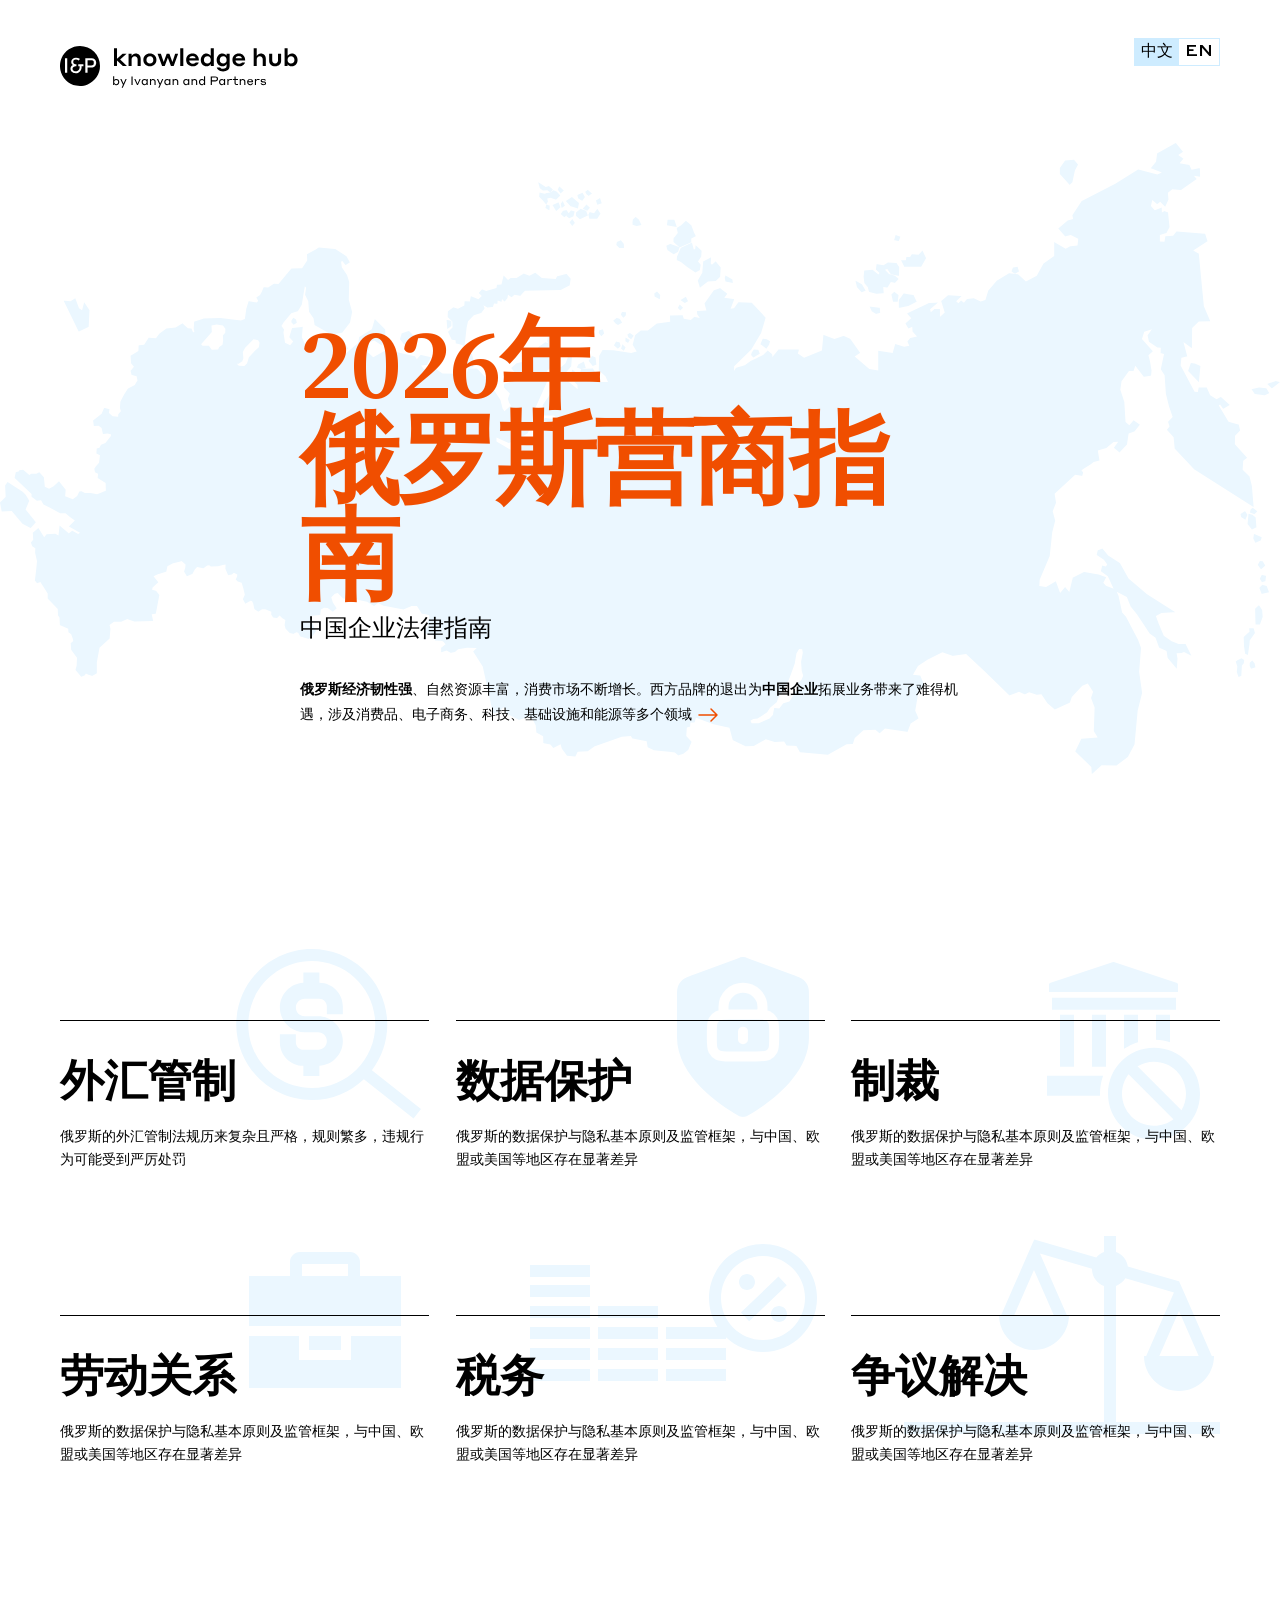
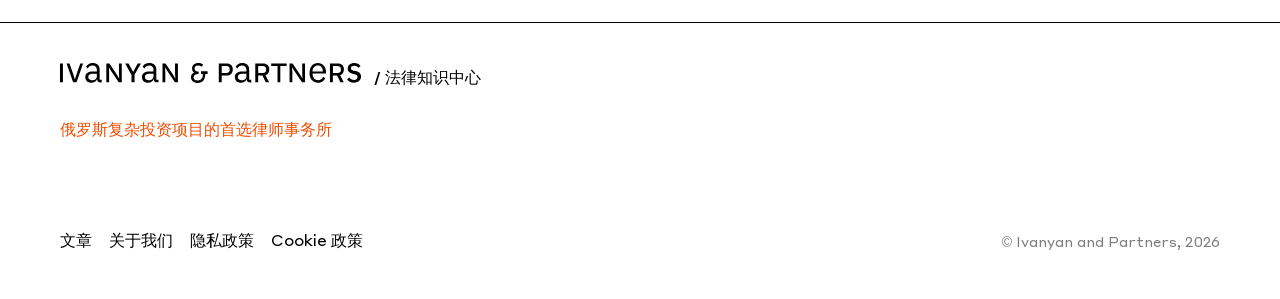
<file: index-zh.html>
<!doctype html>
<html lang="zh-CN">
  <head>
    <meta charset="utf-8">
    <meta name="viewport" content="width=device-width, initial-scale=1">
    <meta name="description" content="伊万扬与合伙人律师事务所法律知识中心">
    <title>法律知识中心 — 2026年俄罗斯营商指南</title>
    <link rel="stylesheet" href="css/style.css">
  </head>
  <body>
    <div class="site">
      <header class="site-header">
        <div class="site-header__inner">
          <a class="site-header__logo" href="index-zh.html" aria-label="法律知识中心首页">
            <img src="assets/img/logo.svg" width="239" height="42" alt="伊万扬与合伙人律师事务所法律知识中心">
          </a>
          <div class="language-switcher" role="group" aria-label="语言切换">
            <span class="language-switcher__item language-switcher__item--active" lang="zh-CN" aria-current="page">中文</span>
            <a class="language-switcher__item" href="index.html" lang="en" hreflang="en">EN</a>
          </div>
        </div>
      </header>

      <main>
        <section class="main-banner" aria-labelledby="main-banner-title">
          <img class="main-banner__map" src="assets/img/russia-map-banner.svg" alt="" aria-hidden="true">
          <a class="main-banner__link" href="article.html">
            <h1 class="main-banner__title" id="main-banner-title">2026年<br>俄罗斯营商指南</h1>
            <p class="main-banner__subtitle">中国企业法律指南</p>
            <p class="main-banner__description main-banner__description--desktop"><strong>俄罗斯经济韧性强</strong>、自然资源丰富，消费市场不断增长。西方品牌的退出为<strong>中国企业</strong>拓展业务带来了难得机遇，涉及消费品、电子商务、科技、基础设施和能源等多个领域<span class="arrow-link" aria-hidden="true"><img class="arrow-link__icon" src="assets/img/read-more.svg" width="24" height="24" alt=""></span></p>
            <p class="main-banner__description main-banner__description--mobile">概述中国企业与俄罗斯开展业务及在俄经营时需要关注的主要法律问题 <span class="arrow-link" aria-hidden="true"><img class="arrow-link__icon" src="assets/img/read-more.svg" width="24" height="24" alt=""></span></p>
          </a>
        </section>

        <section class="articles-preview" id="articles" aria-label="文章">
          <a class="article-card" href="currency-control.html">
            <img class="article-card__icon" src="assets/img/preview-currency.svg" alt="">
            <div class="article-card__body">
              <h2 class="article-card__title">外汇管制</h2>
              <p class="article-card__description">俄罗斯的外汇管制法规历来复杂且严格，规则繁多，违规行为可能受到严厉处罚<span class="article-card__arrow arrow-link" aria-hidden="true"><img class="arrow-link__icon" src="assets/img/read-more.svg" width="24" height="24" alt=""></span></p>
            </div>
          </a>

          <a class="article-card" href="currency-control.html#data-protection">
            <img class="article-card__icon" src="assets/img/preview-data.svg" alt="">
            <div class="article-card__body">
              <h2 class="article-card__title">数据保护</h2>
              <p class="article-card__description">俄罗斯的数据保护与隐私基本原则及监管框架，与中国、欧盟或美国等地区存在显著差异<span class="article-card__arrow arrow-link" aria-hidden="true"><img class="arrow-link__icon" src="assets/img/read-more.svg" width="24" height="24" alt=""></span></p>
            </div>
          </a>

          <a class="article-card" href="currency-control.html#sanctions">
            <img class="article-card__icon" src="assets/img/preview-sanctions.svg" alt="">
            <div class="article-card__body">
              <h2 class="article-card__title">制裁</h2>
              <p class="article-card__description">俄罗斯的数据保护与隐私基本原则及监管框架，与中国、欧盟或美国等地区存在显著差异<span class="article-card__arrow arrow-link" aria-hidden="true"><img class="arrow-link__icon" src="assets/img/read-more.svg" width="24" height="24" alt=""></span></p>
            </div>
          </a>

          <a class="article-card" href="currency-control.html#employment">
            <img class="article-card__icon" src="assets/img/preview-employment.svg" alt="">
            <div class="article-card__body">
              <h2 class="article-card__title">劳动关系</h2>
              <p class="article-card__description">俄罗斯的数据保护与隐私基本原则及监管框架，与中国、欧盟或美国等地区存在显著差异<span class="article-card__arrow arrow-link" aria-hidden="true"><img class="arrow-link__icon" src="assets/img/read-more.svg" width="24" height="24" alt=""></span></p>
            </div>
          </a>

          <a class="article-card" href="currency-control.html#tax">
            <img class="article-card__icon" src="assets/img/preview-tax.svg" alt="">
            <div class="article-card__body">
              <h2 class="article-card__title">税务</h2>
              <p class="article-card__description">俄罗斯的数据保护与隐私基本原则及监管框架，与中国、欧盟或美国等地区存在显著差异<span class="article-card__arrow arrow-link" aria-hidden="true"><img class="arrow-link__icon" src="assets/img/read-more.svg" width="24" height="24" alt=""></span></p>
            </div>
          </a>

          <a class="article-card" href="currency-control.html#dispute-resolution">
            <img class="article-card__icon" src="assets/img/preview-dispute.svg" alt="">
            <div class="article-card__body">
              <h2 class="article-card__title">争议解决</h2>
              <p class="article-card__description">俄罗斯的数据保护与隐私基本原则及监管框架，与中国、欧盟或美国等地区存在显著差异<span class="article-card__arrow arrow-link" aria-hidden="true"><img class="arrow-link__icon" src="assets/img/read-more.svg" width="24" height="24" alt=""></span></p>
            </div>
          </a>
        </section>
      </main>

      <footer class="site-footer" id="about">
        <div class="site-footer__inner">
          <div class="site-footer__brand">
            <p class="site-footer__title"><img class="site-footer__logo" src="assets/img/footer-logo.svg" width="302" height="20" alt="Ivanyan &amp; Partners"><span>/ 法律知识中心</span></p>
            <p class="site-footer__tagline">俄罗斯复杂投资项目的首选律师事务所</p>
          </div>
          <nav class="site-footer__nav" aria-label="页脚导航">
            <a class="site-footer__link" href="#articles">文章</a>
            <a class="site-footer__link" href="https://ivanyan.partners/en/">关于我们</a>
            <a class="site-footer__link" href="#">隐私政策</a>
            <a class="site-footer__link" href="#">Cookie 政策</a>
          </nav>
          <p class="site-footer__copyright">© Ivanyan and Partners, 2026</p>
        </div>
      </footer>
    </div>
  </body>
</html>
</file>
<file: css/style.css>
@font-face {
  font-family: "Source Serif Pro";
  src: url("../assets/fonts/SourceSerifPro_Regular.woff") format("woff");
  font-weight: 400;
  font-style: normal;
  font-display: swap;
}

@font-face {
  font-family: "Source Serif Pro";
  src: url("../assets/fonts/SourceSerifPro_Semibold.woff") format("woff");
  font-weight: 600;
  font-style: normal;
  font-display: swap;
}

@font-face {
  font-family: "Source Serif Pro";
  src: url("../assets/fonts/SourceSerifPro_Bold.woff") format("woff");
  font-weight: 700;
  font-style: normal;
  font-display: swap;
}

@font-face {
  font-family: "Styrene A";
  src: url("../assets/fonts/StyreneAWeb_Regular.woff") format("woff");
  font-weight: 400;
  font-style: normal;
  font-display: swap;
}

@font-face {
  font-family: "Styrene A";
  src: url("../assets/fonts/StyreneAWeb_Medium.woff2") format("woff2");
  font-weight: 500;
  font-style: normal;
  font-display: swap;
}

@font-face {
  font-family: "Styrene A";
  src: url("../assets/fonts/StyreneAWeb_Bold.woff") format("woff");
  font-weight: 700;
  font-style: normal;
  font-display: swap;
}

:root {
  --color-ink: #000000;
  --color-paper: #ffffff;
  --color-accent: #f04e00;
  --color-blue: #EBF7FF;
  --container-width: 1438px;
  --page-pad: 60px;
  --header-height: 112px;
  --serif: "Source Serif Pro", Georgia, serif;
  --sans: "Styrene A", Arial, sans-serif;
}

*,
*::before,
*::after {
  box-sizing: border-box;
}

html {
  scroll-behavior: smooth;
}

body {
  min-height: 100vh;
  margin: 0;
  color: var(--color-ink);
  background: var(--color-paper);
  font-family: var(--sans);
  font-size: 16px;
  line-height: 1.45;
  -webkit-font-smoothing: antialiased;
}

img {
  display: block;
  max-width: 100%;
}

a {
  color: inherit;
  text-decoration: none;
}

main {
  width: 100%;
  max-width: var(--container-width);
  margin-right: auto;
  margin-left: auto;
}

button,
input,
textarea,
select {
  font: inherit;
}

.site {
  min-width: 320px;
  overflow-x: clip;
}

.site-header {
  position: relative;
  z-index: 5;
  height: var(--header-height);
  background: var(--color-paper);
}

.site-header__inner {
  display: flex;
  align-items: flex-start;
  justify-content: space-between;
  width: 100%;
  max-width: var(--container-width);
  height: 100%;
  margin: 0 auto;
  padding: 36px var(--page-pad) 28px;
}

.site-header__logo {
  width: 239px;
  height: 42px;
  margin-top: 10px;
}

.language-switcher {
  display: flex;
  height: 28px;
  margin-top: 2px;
  border: 1px solid #CEECFF;
  flex: 0 0 auto;
}

.language-switcher__item {
  display: flex;
  align-items: center;
  justify-content: center;
  width: 44px;
  height: 26px;
  color: var(--color-ink);
  background: var(--color-paper);
  font-size: 16px;
  font-weight: 500;
  line-height: 1;
}

.language-switcher__item:last-child {
  width: 40px;
}

.language-switcher__item--active {
  background: #CEECFF;
}

.language-switcher a:hover,
.language-switcher a:focus-visible {
  background: var(--color-blue);
}

.main-banner {
  position: relative;
  min-height: 908px;
  overflow: hidden;
}

.main-banner__map {
  position: absolute;
  top: 31px;
  left: 0;
  width: 100%;
  max-width: none;
  height: auto;
  object-fit: fill;
  pointer-events: none;
}

.main-banner__link {
  position: relative;
  z-index: 1;
  display: block;
  width: min(680px, calc(100% - 48px));
  margin: 203px auto 0;
}

.main-banner__link:hover .arrow-link__icon,
.main-banner__link:focus-visible .arrow-link__icon {
  animation: main-banner-arrow 700ms ease-in-out infinite;
}

@keyframes main-banner-arrow {
  0%,
  100% {
    transform: translateX(0);
  }

  50% {
    transform: translateX(8px);
  }
}

@media (prefers-reduced-motion: reduce) {
  .main-banner__link:hover .arrow-link__icon,
  .main-banner__link:focus-visible .arrow-link__icon {
    animation: none;
  }
}

.main-banner__title {
  margin: 0;
  color: var(--color-accent);
  font-family: var(--serif);
  font-size: 100px;
  font-weight: 600;
  line-height: 0.96;
  letter-spacing: -0.02em;
}

.main-banner__subtitle {
  margin: 9px 0 0;
  font-size: 24px;
  line-height: 1.25;
}

.main-banner__description {
  margin: 34px 0 0;
  font-size: 14px;
  line-height: 1.8;
}

.main-banner__description strong {
  font-weight: 700;
}

.main-banner__description--mobile {
  display: none;
}

.arrow-link {
  display: inline-flex;
  margin-left: 4px;
  line-height: 1;
  vertical-align: -8px;
}

.arrow-link__icon {
  display: block;
  width: 24px;
  height: 24px;
}

.articles-preview {
  display: grid;
  grid-template-columns: repeat(3, minmax(0, 1fr));
  gap: 0 26.5px;
  padding: 0 var(--page-pad) 12px;
}

.article-card {
  position: relative;
  display: block;
  min-height: 245px;
  padding: 36px 0 32px;
  border-top: 1px solid var(--color-ink);
  overflow: visible;
  margin-bottom:50px;
}

.article-card::before {
  position: absolute;
  z-index: 2;
  top: -1px;
  right: 0;
  left: 0;
  height: 1px;
  background: var(--color-ink);
  content: "";
  pointer-events: none;
}

.article-card__icon {
  position: absolute;
  z-index: 0;
  top: -80px;
  right: 0;
  width: auto;
  max-width: none;
  height: auto;
  object-fit: contain;
}

.article-card__body {
  position: relative;
  z-index: 1;
}

.article-card__title {
  margin: 0 0 19px;
  font-family: var(--serif);
  font-size: 44px;
  font-weight: 600;
  line-height: 1.08;
}

.article-card__description {
  margin: 0;
  font-size: 14px;
  line-height: 1.7;
}

.article-card__arrow {
  display: none;
}

.article-card:hover .article-card__title,
.article-card:focus-visible .article-card__title {
  color: var(--color-accent);
}

.site-footer {
  min-height: 277px;
  border-top: 1px solid var(--color-ink);
  background: var(--color-paper);
}

.site-footer__inner {
  display: grid;
  grid-template-columns: 1fr auto;
  grid-template-rows: 1fr auto;
  width: 100%;
  max-width: var(--container-width);
  min-height: 272px;
  margin-right: auto;
  margin-left: auto;
  padding: 40px var(--page-pad) 44px;
}

.site-footer__brand {
  align-self: start;
}

.site-footer__logo {
  display: block;
  width: 302px;
  max-width: 100%;
  height: auto;
}

.site-footer__title {
  display: flex;
  align-items: baseline;
  gap: 12px;
  margin: 0;
  font-size: 27px;
  line-height: 1.1;
}

.site-footer__title strong {
  font-weight: 400;
}

.site-footer__title span {
  font-size: 16px;
  font-weight: 500;
  white-space: nowrap;
}

.site-footer__tagline {
  width: 290px;
  margin: 29px 0 0;
  color: var(--color-accent);
  font-size: 16px;
  line-height: 1.35;
}

.site-footer__nav {
  align-self: end;
  display: flex;
  gap: 17px;
  grid-column: 1;
  grid-row: 2;
  font-size: 16px;
}

.site-footer__link:hover,
.site-footer__link:focus-visible {
  color: var(--color-accent);
}

.site-footer__copyright {
  align-self: end;
  grid-column: 2;
  grid-row: 2;
  margin: 0;
  color: #7E7E7E;
  font-size: 14px;
}

.article-layout {
  display: grid;
  grid-template-columns: minmax(400px, 2fr) minmax(0, 3fr);
  gap: 40px;
  min-height: calc(100vh - var(--header-height));
  padding: 46px var(--page-pad) 100px;
  align-items: start;
}

.article-sidebar,
.article-content {
  border-top: 1px solid var(--color-ink);
}

.article-sidebar {
  position: sticky;
  top: 0;
  padding-top: 17px;
  padding-bottom: 48px;
}

.article-sidebar__title {
  max-width: 520px;
  margin: 0 0 14px;
  font-family: var(--serif);
  font-size: 62px;
  font-weight: 600;
  line-height: 72px;
  letter-spacing: -0.02em;
}

.article-sidebar__meta {
  margin: 0;
  font-size: 14px;
  line-height: 24px;
}

.article-sidebar__author {
  padding-bottom: 2px;
  background-image: linear-gradient(#ABDAFF, #ABDAFF);
  background-position: left bottom;
  background-repeat: no-repeat;
  background-size: 100% 2px;
  font-weight: 700;
}

.article-sidebar__author:hover,
.article-sidebar__author:focus-visible {
  color: var(--color-accent);
  background-image: none;
}

.article-sidebar__pdf {
	justify-content: center;
  display: inline-flex;
  align-items: center;
  gap: 7px;
  min-width: 98px;
  margin-top: 24px;
  padding: 7px 10px;
  border: 1px solid var(--color-ink);
  background: var(--color-blue);
  font-size: 16px;
  line-height: 1.4;
  transition: background-color 180ms ease, color 180ms ease;
}

.article-sidebar__pdf::after {
  width: 24px;
  height: 24px;
  background: url("../assets/img/download.svg") center / contain no-repeat;
  content: "";
  transition: filter 180ms ease;
}

.article-sidebar__pdf:hover,
.article-sidebar__pdf:focus-visible {
  color: var(--color-ink);
  background: #CEECFF;
}

.article-menu-toggle,
.article-menu-backdrop,
.article-menu__close {
  display: none;
}

.article-menu {
  max-width: 512px;
  margin-top: 56px;
  padding-top: 20px;
  border-top: 1px solid var(--color-ink);
}

.article-menu__title {
  margin: 0 0 20px;
  font-size: 14px;
  font-weight: 700;
}

.article-menu__title-mobile,
.article-menu__switch {
  display: none;
}

.article-menu__list {
  margin: 0;
  padding: 0;
  list-style: none;
}

.article-menu__item + .article-menu__item {
  margin-top: 12px;
}

.article-menu__link {
  font-family: var(--serif);
  font-size: 23px;
  font-weight: 600;
  line-height: 1.25;
  transition: color 160ms ease;
}

.article-menu__link:hover,
.article-menu__link:focus-visible,
.article-menu__link--active {
  color: var(--color-accent);
}

.visually-hidden {
  position: absolute;
  width: 1px;
  height: 1px;
  padding: 0;
  overflow: hidden;
  clip: rect(0, 0, 0, 0);
  white-space: nowrap;
  border: 0;
}

.article-content {
  padding: 20px 0 0;
}

.text-style {
  font-size: 14px;
  line-height: 24px;
}

.text-style > p:first-child {
  margin-top: 0;
}

.text-style > h2:first-child {
  margin-top: 21px;
}

.text-style p {
  margin: 0 0 15px;
}

.text-style h2 {
  margin: 46px 0 30px;
  color: var(--color-accent);
  font-family: var(--serif);
  font-size: 32px;
  font-weight: 600;
  line-height: 1.12;
}

.text-style h3 {
  margin: 24px 0 12px;
  font-family: var(--sans);
  font-size: 20px;
  font-weight: 700;
  line-height: 1.3;
}

.text-style h4 {
  margin: 21px 0 9px;
  font-size: 16px;
  font-weight: 700;
}

.text-style ul,
.text-style ol {
  margin: 0 0 24px;
  padding: 0;
  list-style: none;
}

.text-style li {
  position: relative;
  margin: 5px 0;
  padding-left: 20px;
}

.text-style li::before {
  position: absolute;
  left: 0;
  content: "—";
}

.text-style .quote {
  display: block;
  margin: 24px 0;
  padding: 18px 20px 22px;
  background: var(--color-blue);
  font-style: normal;
}

.text-style .quote p {
  margin: 0;
}

.text-style .quote p + p {
  margin-top: 1.45em;
}

.text-style table {
  width: 100%;
  margin: 28px 0;
  border-collapse: collapse;
  font-size: 14px;
}

.text-style th,
.text-style td {
  padding: 13px 14px;
  border: 1px solid var(--color-ink);
  text-align: left;
  vertical-align: top;
}

.text-style th {
  background: var(--color-blue);
  font-weight: 700;
}

.text-style > img {
  width: 100%;
  height: auto;
  margin: 20px 0 20px;
}

.text-style h2 > .text-style__read-more {
  display: inline-flex;
  float: right;
  align-items: center;
  gap: 8px;
  min-height: 40px;
  margin: -2px 0 0 24px;
  padding: 7px 11px 7px 16px;
  border: 1px solid var(--color-ink);
  color: var(--color-ink);
  background: var(--color-blue);
  font-family: var(--sans);
  font-size: 16px;
  font-weight: 400;
  line-height: 1;
  text-transform: lowercase;
  transition: background-color 180ms ease, color 180ms ease;
}

.text-style__read-more-icon {
  display: block;
  width: 24px;
  height: 24px;
  flex: 0 0 auto;
  transition: filter 180ms ease;
}

.text-style h2 > .text-style__read-more:hover,
.text-style h2 > .text-style__read-more:focus-visible {
  color: var(--color-ink);
  background: #CEECFF;
}

.article-contacts {
  margin-top: 50px;
  padding: 21px 0 8px;
  background: var(--color-blue);
}

.article-contacts__title {
  margin: 0 0 36px;
  color: var(--color-accent);
  font-family: var(--serif);
  font-size: 34px;
  font-weight: 600;
  line-height: 1.12;
}

.article-contacts__grid {
  display: grid;
  grid-template-columns: repeat(2, minmax(0, 300px));
  gap: 44px 40px;
}

.article-contacts__card {
  min-width: 0;
}

.article-contacts__photo-frame {
  display: block;
  width: 100%;
  aspect-ratio: 5 / 3;
  overflow: hidden;
}

.article-contacts__photo {
  display: block;
  width: 100%;
  height: 100%;
  object-fit: cover;
  filter: grayscale(1);
}

.article-contacts__name {
  margin: 20px 0 1px;
  font-size: 20px;
  font-weight: 700;
  line-height: 1.2;
}

.article-contacts__role,
.article-contacts__details {
  margin: 0;
  font-size: 14px;
  line-height: 1.55;
}

.article-contacts__details {
  margin-top: 22px;
}

.article-contacts__details a {
  border-bottom: 2px solid var(--color-paper);
}

.article-contacts__details a[href^="tel:"] {
  border-bottom: 0;
}

.article-contacts__details a:hover,
.article-contacts__details a:focus-visible {
  color: var(--color-accent);
}

@media (max-width: 1100px) {
  :root {
    --page-pad: 40px;
  }

  .site-header__inner {
    padding-right: 60px;
    padding-left: 60px;
  }

  .main-banner {
    min-height: 483px;
  }

  .main-banner__map {
    top: 24px;
  }

  .main-banner__link {
    width: min(650px, calc(100% - (2 * var(--page-pad))));
    margin: 49px auto 0 44px;
  }

  .main-banner__title {
    font-size: 75px;
    line-height: 1.06;
  }

  .main-banner__subtitle {
    margin-top: 9px;
  }

  .main-banner__description {
    margin-top: 28px;
    font-size: 14px;
    line-height: 1.9;
  }

  .articles-preview {
    grid-template-columns: repeat(2, minmax(0, 1fr));
    gap: 0 8px;
  }

  .article-card {
    min-height: 198px;
    padding: 28px 0 32px 0;
	margin-bottom:35px;
  }

  .article-card__title {
    font-size: 32px;
  }

  .article-card__icon {
    top: -40px;
    right: 0;
    transform: scale(0.8);
    transform-origin: top right;
  }

  .article-card__arrow {
    display: inline-block;
  }

  .article-layout {
    grid-template-columns: minmax(330px, 42fr) minmax(0, 58fr);
    gap: 24px;
  }

  .article-sidebar__title {
    font-size: 62px;
  }
}

@media (max-width: 900px) {
  .article-layout {
    display: block;
    padding-top: 0;
	padding-bottom:60px;
  }

  .article-sidebar {
    position: static;
    padding: 16px 0 40px;
  }

  .article-sidebar__title {
    max-width: 650px;
    font-size: 62px;
  }

  .text-style > h2:first-child {
    margin-top: 0;
  }

  .article-menu-toggle {
    position: relative;
    z-index: 6;
    display: flex;
    width: 56px;
    height: 56px;
    margin-bottom: 10px;
    margin-left: auto;
    padding: 0;
    border: 0;
    border-radius: 50%;
    color: var(--color-paper);
    background: var(--color-ink);
    flex-direction: column;
    align-items: center;
    justify-content: center;
    gap: 6px;
    cursor: pointer;
  }

  .article-menu-toggle__line {
    display: block;
    width: 24px;
    height: 2px;
    background: currentColor;
  }

  .article-menu-toggle:hover,
  .article-menu-toggle:focus-visible {
    color: var(--color-paper);
    background: var(--color-ink);
  }

  .article-menu-backdrop {
    position: fixed;
    z-index: 20;
    inset: 0;
    display: block;
    padding: 0;
    border: 0;
    background: rgba(0, 0, 0, 0.45);
    opacity: 0;
    visibility: hidden;
    transition: opacity 180ms ease, visibility 180ms ease;
    cursor: pointer;
  }

  .article-menu-backdrop--visible {
    opacity: 1;
    visibility: visible;
  }

  .article-menu {
    position: fixed;
    z-index: 21;
    top: 0;
    right: 0;
    display: block;
    width: min(320px, 100vw);
    max-width: none;
    height: 100dvh;
    margin: 0;
    padding: 80px 0 40px;
    overflow-y: auto;
    border: 0;
    background: var(--color-paper);
    transform: translateX(100%);
    visibility: hidden;
    transition: transform 220ms ease, visibility 220ms ease;
  }

  .article-menu--open {
    transform: translateX(0);
    visibility: visible;
  }

  .article-menu__close {
    position: absolute;
    top: 30px;
    right: 30px;
    display: flex;
    width: 21px;
    height: 21px;
    padding: 0;
    border: 0;
    color: var(--color-ink);
    background: transparent;
    align-items: center;
    justify-content: center;
    cursor: pointer;
  }

  .article-menu__close-icon {
    display: block;
    width: 21px;
    height: 21px;
  }

  .article-menu__close:hover,
  .article-menu__close:focus-visible {
    background: transparent;
  }

  .article-menu__title {
    margin: 0 0 5px;
    padding: 0 20px;
    color: var(--color-accent);
    font-size: 12px;
    font-weight: 400;
    line-height: 18px;
  }

  .article-menu__title-desktop {
    display: none;
  }

  .article-menu__title-mobile,
  .article-menu__switch {
    display: block;
  }

  .article-menu__item,
  .article-menu__item + .article-menu__item {
    margin-top: 0;
    border-bottom: 2px solid #CEECFF;
  }

  .article-menu__link {
    display: flex;
    min-height: 42px;
    padding: 0 20px;
    color: var(--color-ink);
    font-size: 16px;
    line-height: 1.2;
    align-items: center;
  }

  .article-menu__link--active {
    color: var(--color-ink);
  }

  .article-menu__switch {
    margin-top: 40px;
  }

  .article-menu__switch-title {
    margin: 0;
    padding: 0 20px;
    color: var(--color-accent);
    font-size: 12px;
    font-weight: 400;
    line-height: 18px;
  }

  .article-menu__switch-link {
    display: flex;
    min-height: 44px;
    padding: 0 20px;
    border-bottom: 2px solid #CEECFF;
    font-family: var(--serif);
    font-size: 16px;
    font-weight: 600;
    line-height: 1.2;
    align-items: center;
  }

  .article-menu__switch-link:hover,
  .article-menu__switch-link:focus-visible {
    color: var(--color-accent);
  }

  .article-content {
    height: auto;
    overflow: visible;
    padding-top: 38px;
  }

  .text-style {
    padding-bottom: 15px;
  }

  .text-style p {
    margin-bottom: 20px;
  }
}

@media (max-width: 600px) {
  :root {
    --page-pad: 20px;
    --header-height: 80px;
  }

  body {
    font-size: 15px;
  }

  .site-header {
    height: var(--header-height);
    border-bottom: 1px solid var(--color-ink);
  }

  .site-header__inner {
    align-items: flex-start;
    padding-top: 20px;
    padding-right: 20px;
    padding-bottom: 20px;
    padding-left: 20px;
  }

  .site-header__logo {
    width: 208px;
    height: auto;
    margin-top: 0;
  }

  .language-switcher {
    margin-top: 4px;
  }

  .main-banner {
    min-height: 368px;
  }

  .main-banner__map {
    top: 0;
    left: -10%;
    width: 121%;
    height: 205px;
    object-fit: fill;
    object-position: center;
  }

  .main-banner__link {
    width: auto;
    margin: 100px 25px 0;
  }

  .main-banner__title {
    font-size: 45px;
    line-height: 1.08;
    letter-spacing: -0.015em;
  }

  .main-banner__subtitle,
  .main-banner__description--desktop {
    display: none;
  }

  .main-banner__description--mobile {
    display: block;
    margin-top: 15px;
    font-size: 14px;
    line-height: 1.7;
  }

  .articles-preview {
    display: block;
    padding: 0 20px;
  }

  .article-card {
    min-height: 213px;
    padding: 28px 0;
  }

  .article-card__icon {
    top: -38px;
    right: 8px;
  }

  .article-card__title {
    margin-bottom: 18px;
    font-size: 32px;
  }

  .article-card__description {
    font-size: 14px;
    line-height: 1.7;
  }

  .site-footer {
    min-height: 320px;
  }

  .site-footer__inner {
    display: flex;
    min-height: 320px;
    padding-top: 28px;
    padding-bottom: 30px;
    flex-direction: column;
  }

  .site-footer__title {
    width: 100%;
    align-items: center;
    gap: 5px;
    font-size: 20px;
  }

  .site-footer__logo {
    min-width: 0;
    flex: 0 1 211px;
  }

  .site-footer__title span {
    flex: 0 0 auto;
    font-size: 14px;
  }

  .site-footer__tagline {
    width: 250px;
    margin-top: 18px;
    font-size: 14px;
  }

  .site-footer__nav {
    display: flex;
    align-self: flex-start;
    align-items: flex-start;
    gap: 12px;
    margin-top: 24px;
    flex-direction: column;
    font-size: 14px;
  }

  .site-footer__copyright {
    align-self: flex-start;
    margin-top: 22px;
    font-size: 12px;
  }

  .article-layout {
    padding: 16px 20px 48px;
  }

  .article-sidebar {
    border-top: 0;
    padding: 0 0 22px;
  }

  .article-sidebar__title {
    margin-bottom: 12px;
    font-size: 40px;
    line-height: 1.08;
  }

  .article-sidebar__pdf {
    display: flex;
    width: 100%;
    margin-top: 27px;
    justify-content: center;
  }

  .article-content {
    padding-top: 35px;
  }

  .text-style {
    font-size: 14px;
    line-height: 1.7;
  }

  .text-style p {
    margin-bottom: 17px;
  }

  .text-style h2 {
    margin: 40px 0 33px;
    font-size: 28px;
  }

  .text-style h3 {
    font-size: 20px;
	margin-bottom:19px
  }

  .text-style .quote {
    margin-right: 0;
    margin-left: 0;
    padding: 20px;
  }

  .text-style table {
    display: block;
    overflow-x: auto;
    white-space: nowrap;
  }

  .text-style h2 > .text-style__read-more {
    float: none;
    margin: 12px 0 0;
    vertical-align: middle;
  }

  .article-contacts {
    margin-top: 60px;
    padding-top: 22px;
  }

  .article-contacts__title {
    margin-bottom: 28px;
    font-size: 30px;
  }

  .article-contacts__grid {
    grid-template-columns: minmax(0, 300px);
    gap: 44px;
  }

}

@media (prefers-reduced-motion: reduce) {
  .article-menu,
  .article-menu-backdrop {
    transition: none;
  }
}

.article-sidebar__pdf.on_mobile{display:none;}
@media (max-width: 600px) {
	.article-sidebar__pdf.on_mobile{display:flex;}
}
</file>
